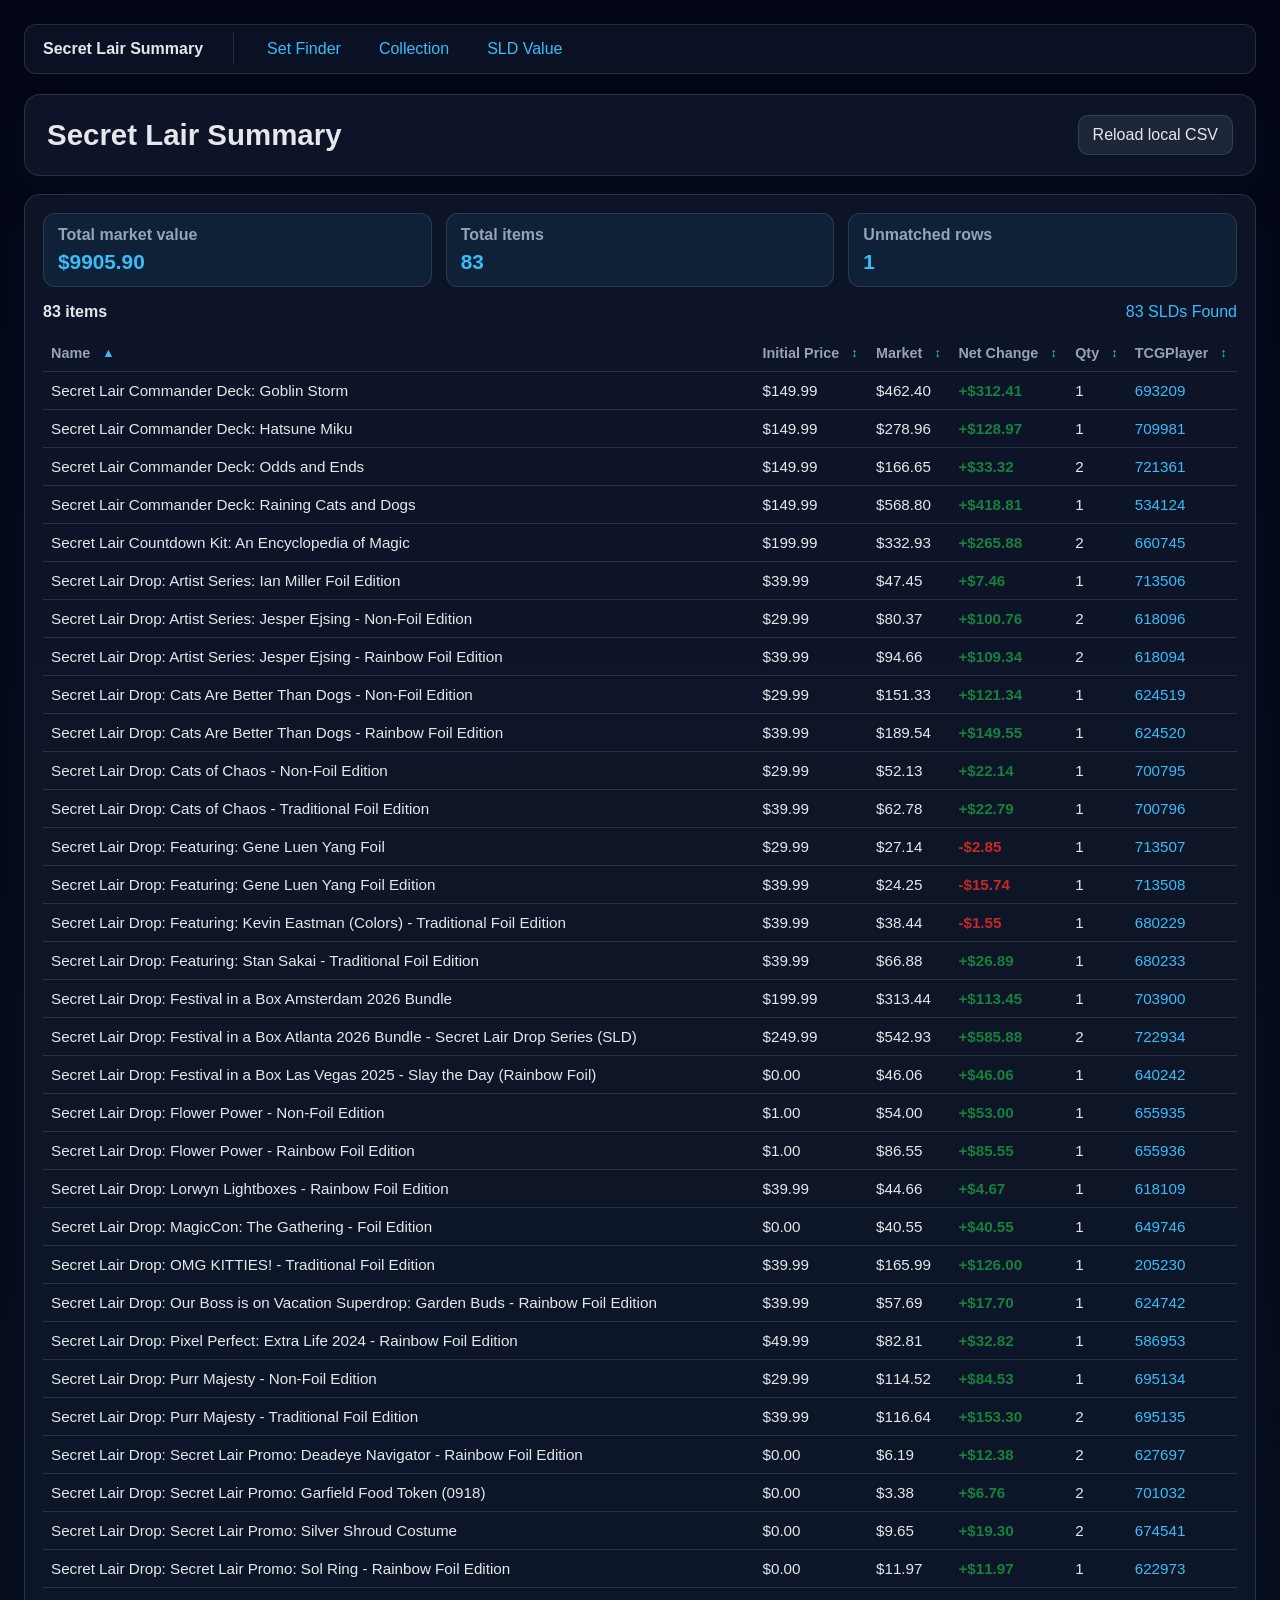
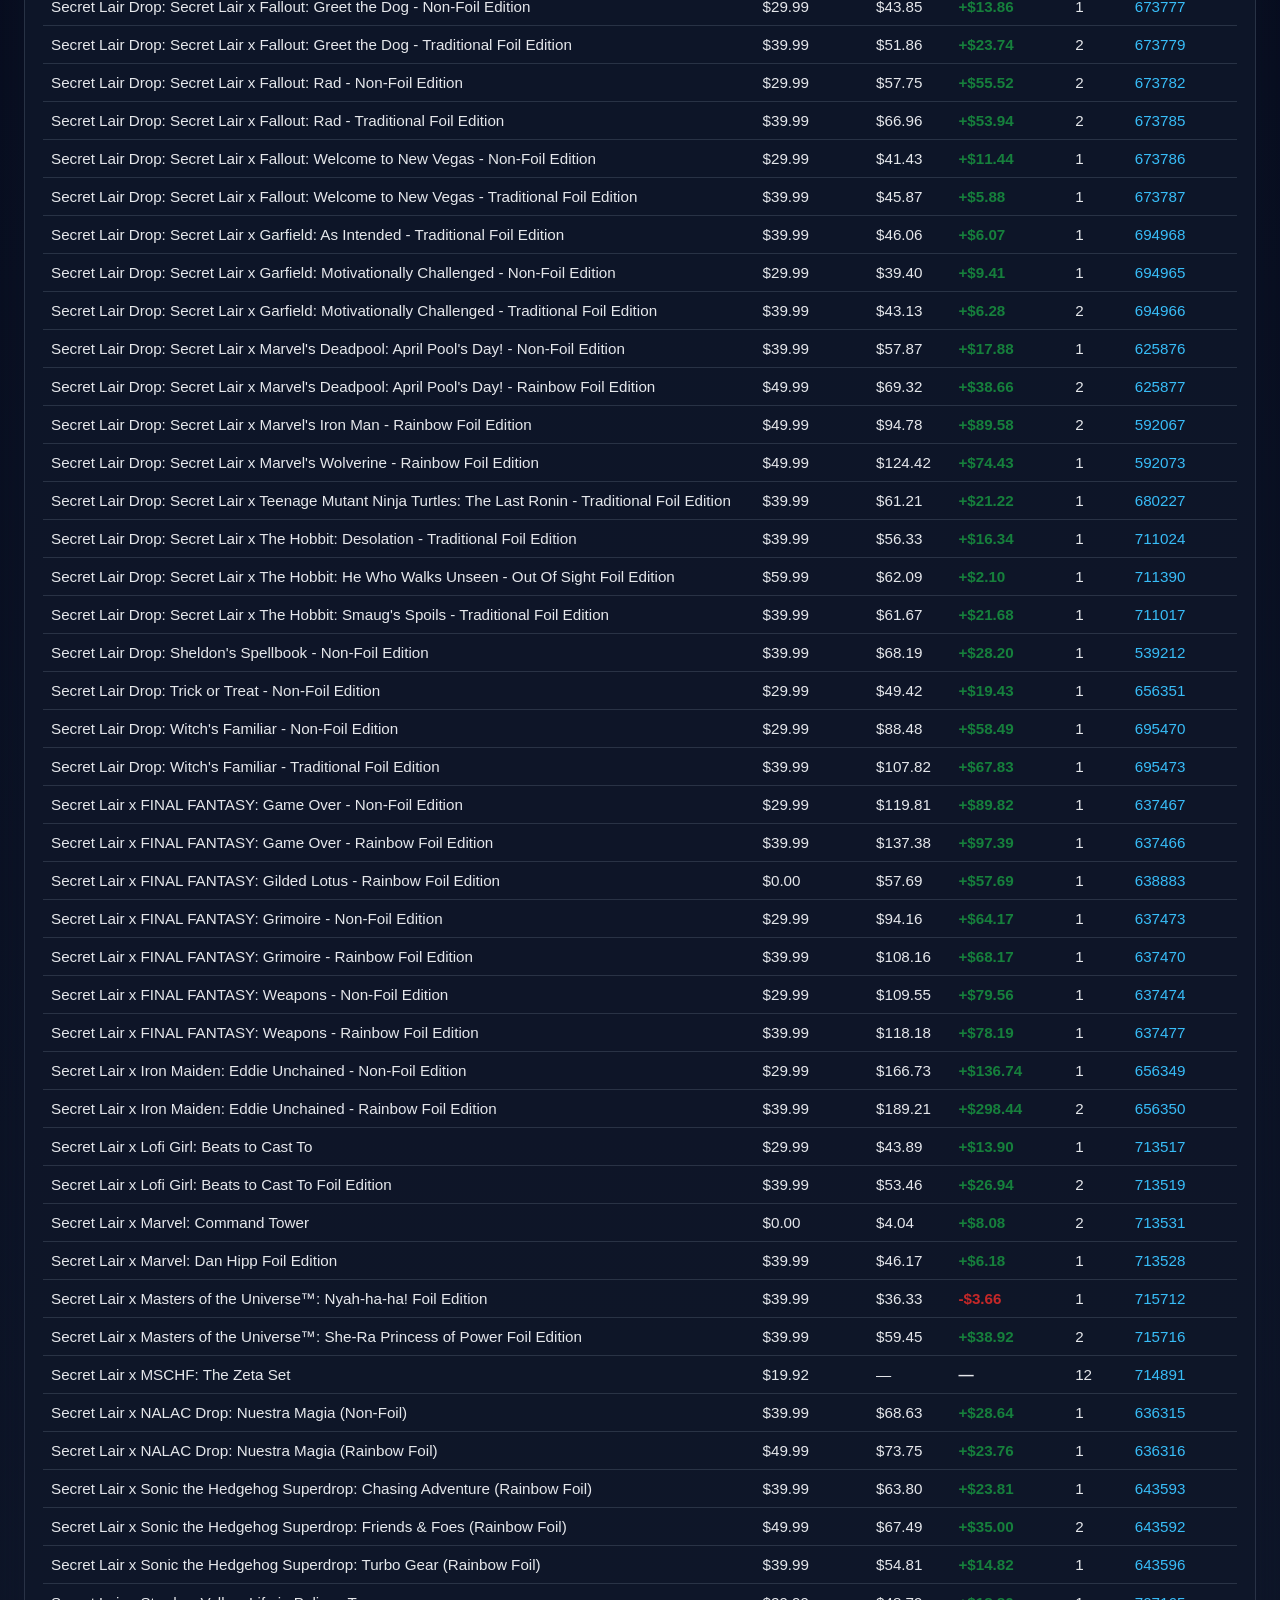
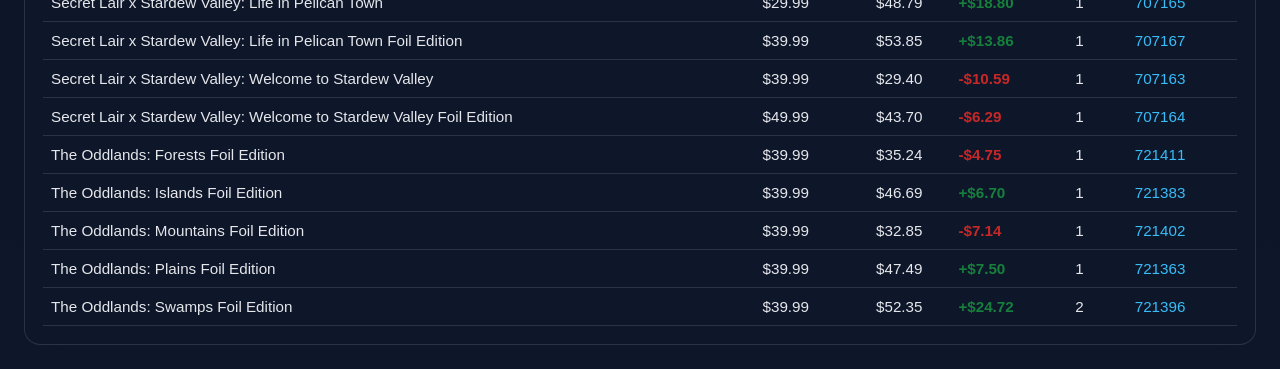
<file: index.html>
<!doctype html>
<html lang="en">
  <head>
    <meta charset="utf-8" />
    <meta name="viewport" content="width=device-width, initial-scale=1" />
    <title>SLD Collection</title>

    <link rel="stylesheet" href="styles.css?v=6" />
    <link rel="icon" type="image/png" href="logo.png" />
  </head>

  <body>
    <main class="page-shell">
      <nav class="site-nav" aria-label="Primary navigation">
        <a class="site-brand" href="index.html" aria-current="page">Secret Lair Summary</a>
        <div class="site-nav-links">
          <a href="set-finder.html">Set Finder</a>
          <a href="collection.html">Collection</a>
          <a href="sld-value.html">SLD Value</a>
        </div>
      </nav>
      <header class="page-header">
        <div>
          <h1>Secret Lair Summary</h1>
        </div>

        <div class="controls">
          <button id="refreshButton" type="button">
            Reload local CSV
          </button>
        </div>
      </header>

      <section class="results-card">
        <div class="summary-row">
          <div class="summary-stat">
            <strong>Total market value</strong>
            <div id="totalValue" class="summary-total">$0.00</div>
          </div>

          <div class="summary-stat">
            <strong>Total items</strong>
            <div id="summaryCount" class="summary-total">0</div>
          </div>

          <div class="summary-stat hidden" id="unmatchedRowsStat">
            <strong>Unmatched rows</strong>
            <div id="unmatchedRows" class="summary-total">0</div>
          </div>
        </div>

        <div class="table-toolbar">
          <div>
            <strong id="resultCount">0 items</strong>
          </div>

          <div id="statusMessage" class="status-message">
            Loading CSV…
          </div>
        </div>

        <div class="table-wrap">
          <table>
            <thead>
              <tr>
                <th>
                  <button
                    type="button"
                    class="sort-button"
                    data-sort-key="name"
                  >
                    Name
                    <span class="sort-indicator">↕</span>
                  </button>
                </th>

                <th>
                  <button
                    type="button"
                    class="sort-button"
                    data-sort-key="initialPrice"
                  >
                    Initial Price
                    <span class="sort-indicator">↕</span>
                  </button>
                </th>

                <th>
                  <button
                    type="button"
                    class="sort-button"
                    data-sort-key="market"
                  >
                    Market
                    <span class="sort-indicator">↕</span>
                  </button>
                </th>

                <th>
                  <button
                    type="button"
                    class="sort-button"
                    data-sort-key="netChange"
                  >
                    Net Change
                    <span class="sort-indicator">↕</span>
                  </button>
                </th>

                <th>
                  <button
                    type="button"
                    class="sort-button"
                    data-sort-key="quantity"
                  >
                    Qty
                    <span class="sort-indicator">↕</span>
                  </button>
                </th>

                <th>
                  <button
                    type="button"
                    class="sort-button"
                    data-sort-key="tcgplayer_id"
                  >
                    TCGPlayer
                    <span class="sort-indicator">↕</span>
                  </button>
                </th>
              </tr>
            </thead>

            <tbody id="resultsBody"></tbody>
          </table>
        </div>
      </section>
    </main>

    <script src="app.js?v=3"></script>
  </body>
</html>
</file>
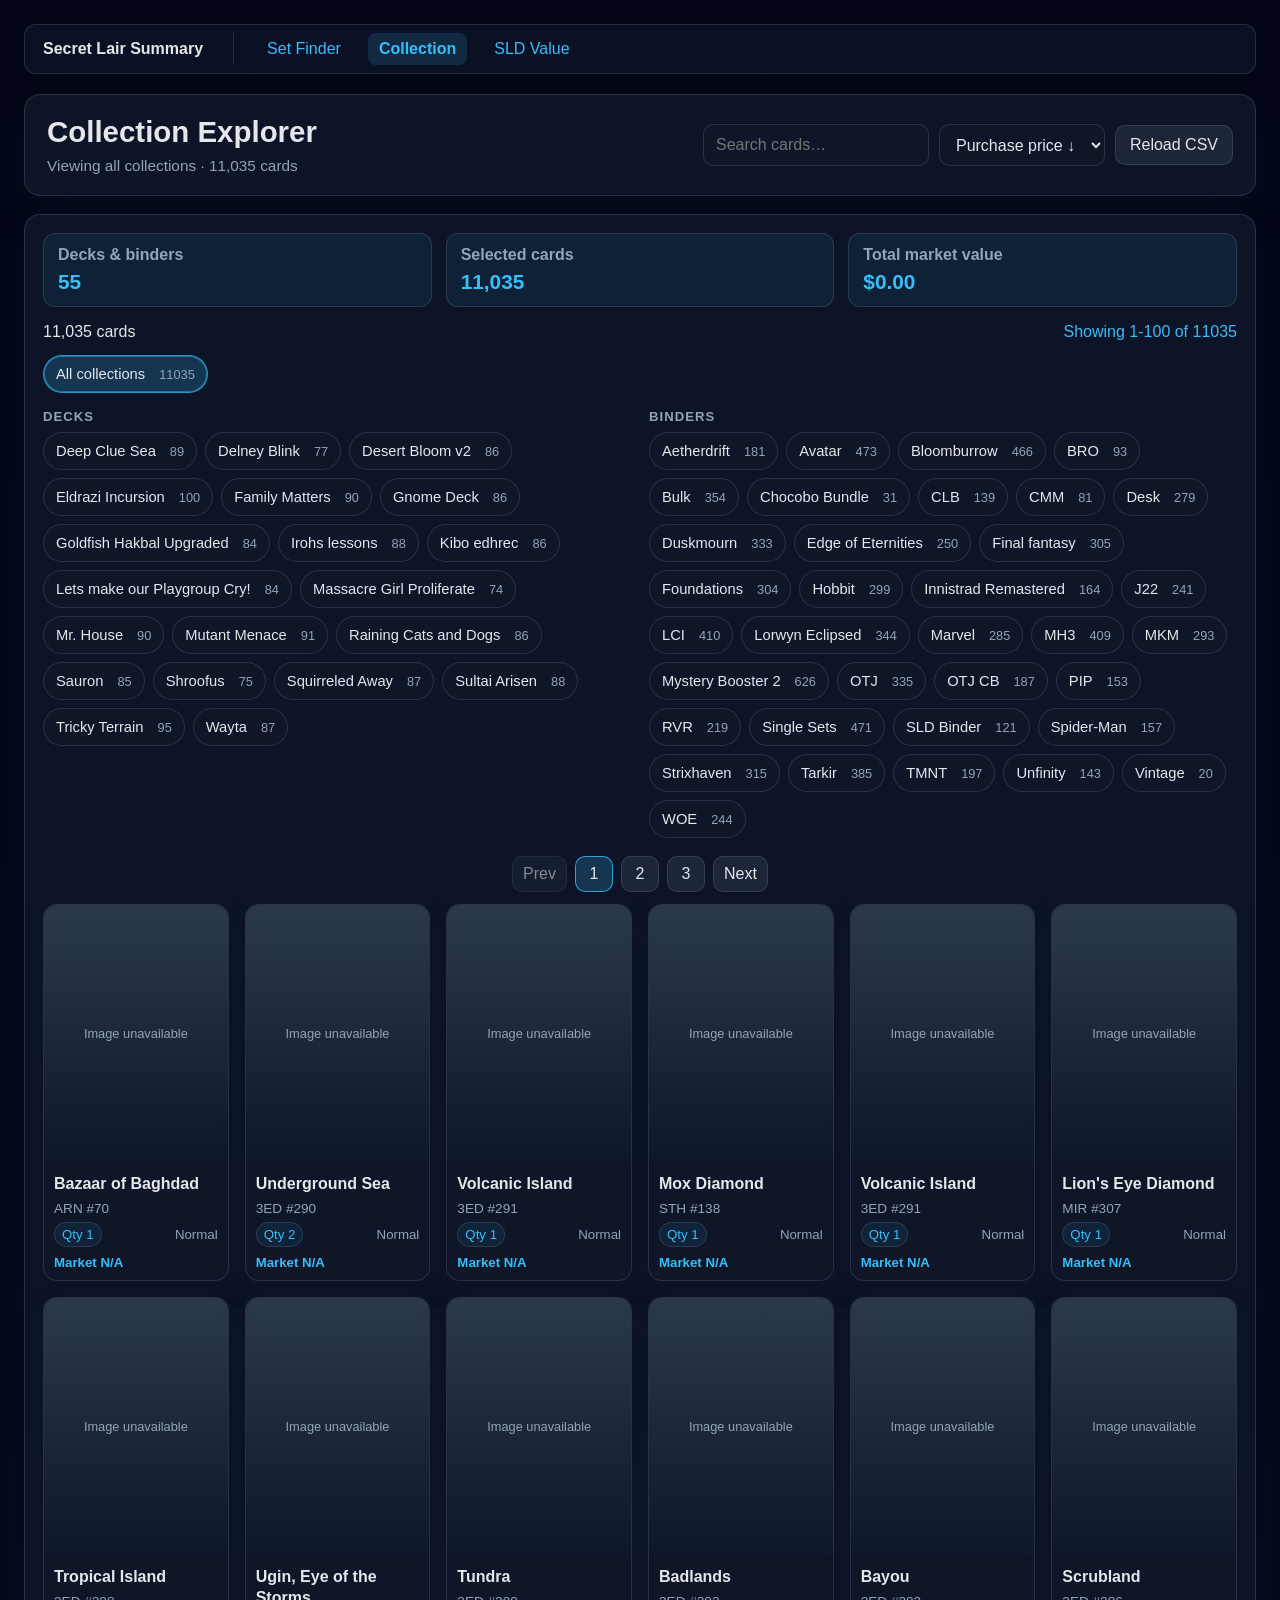
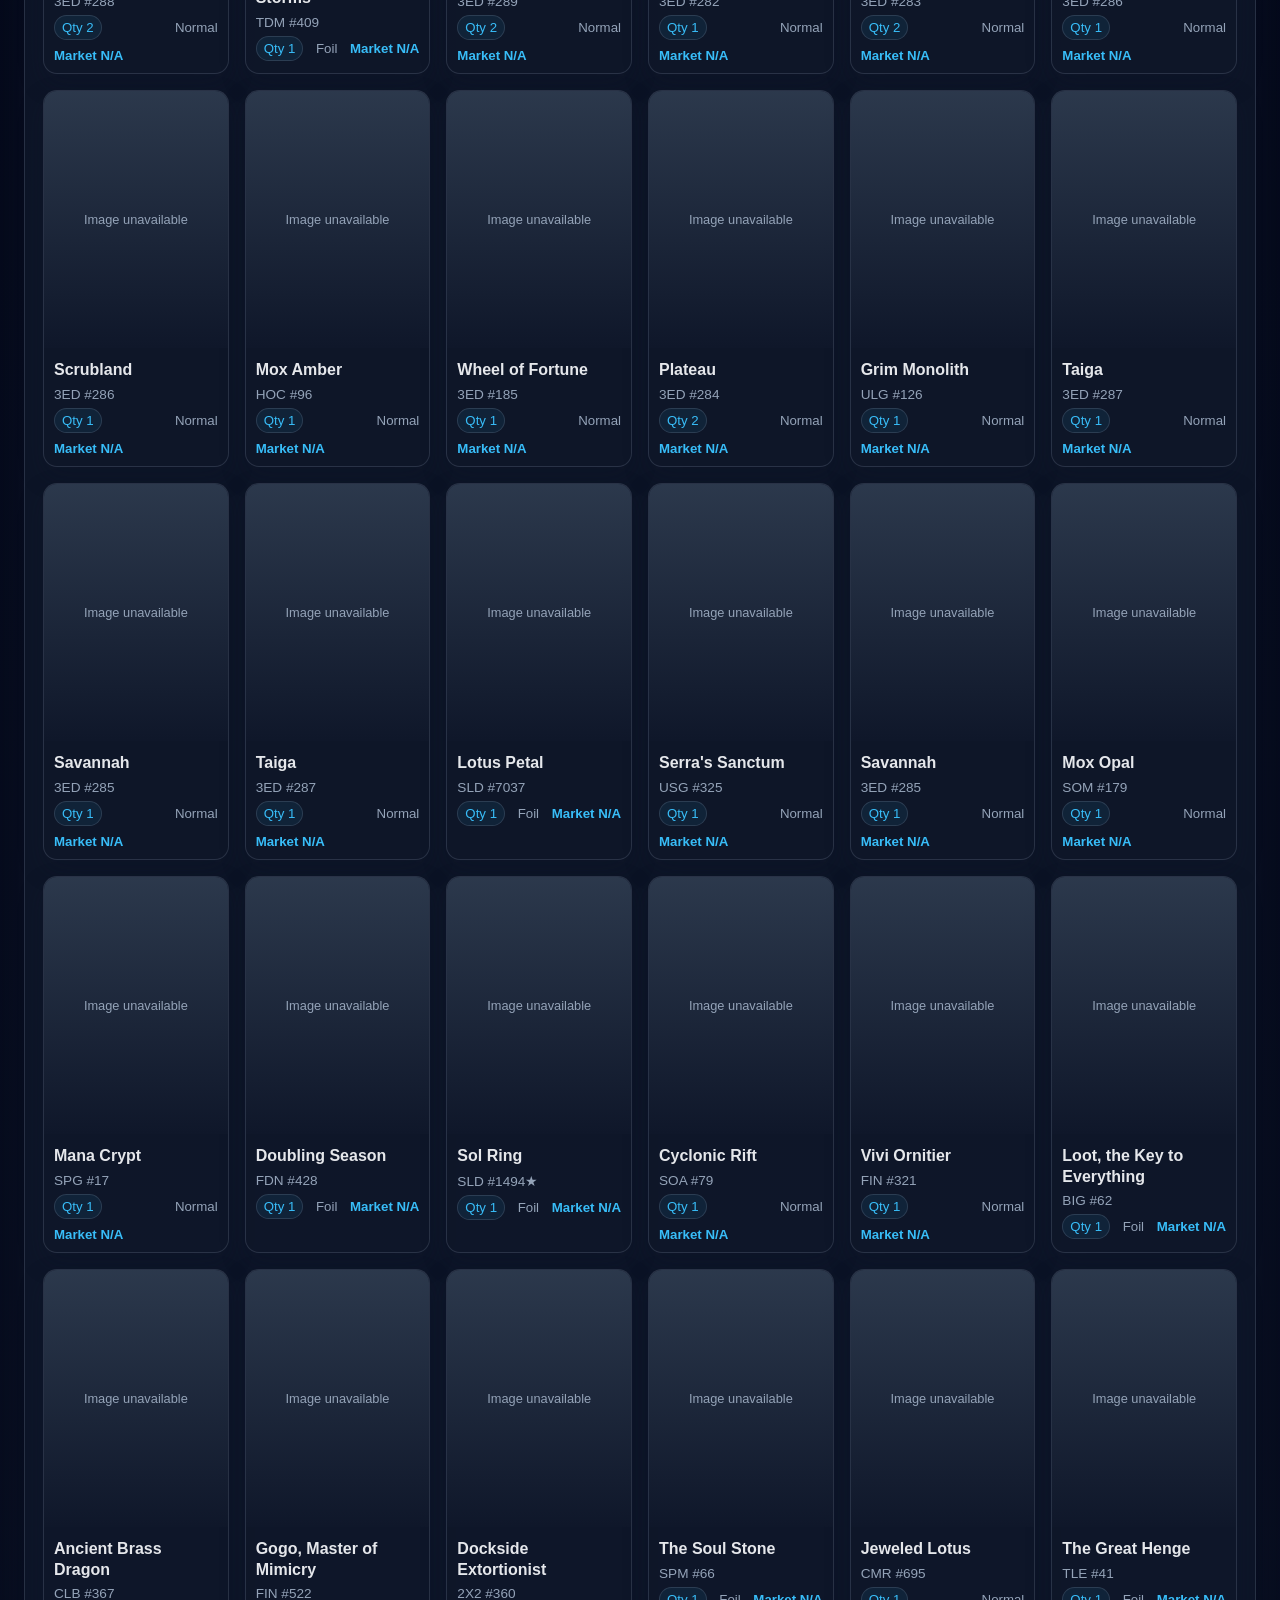
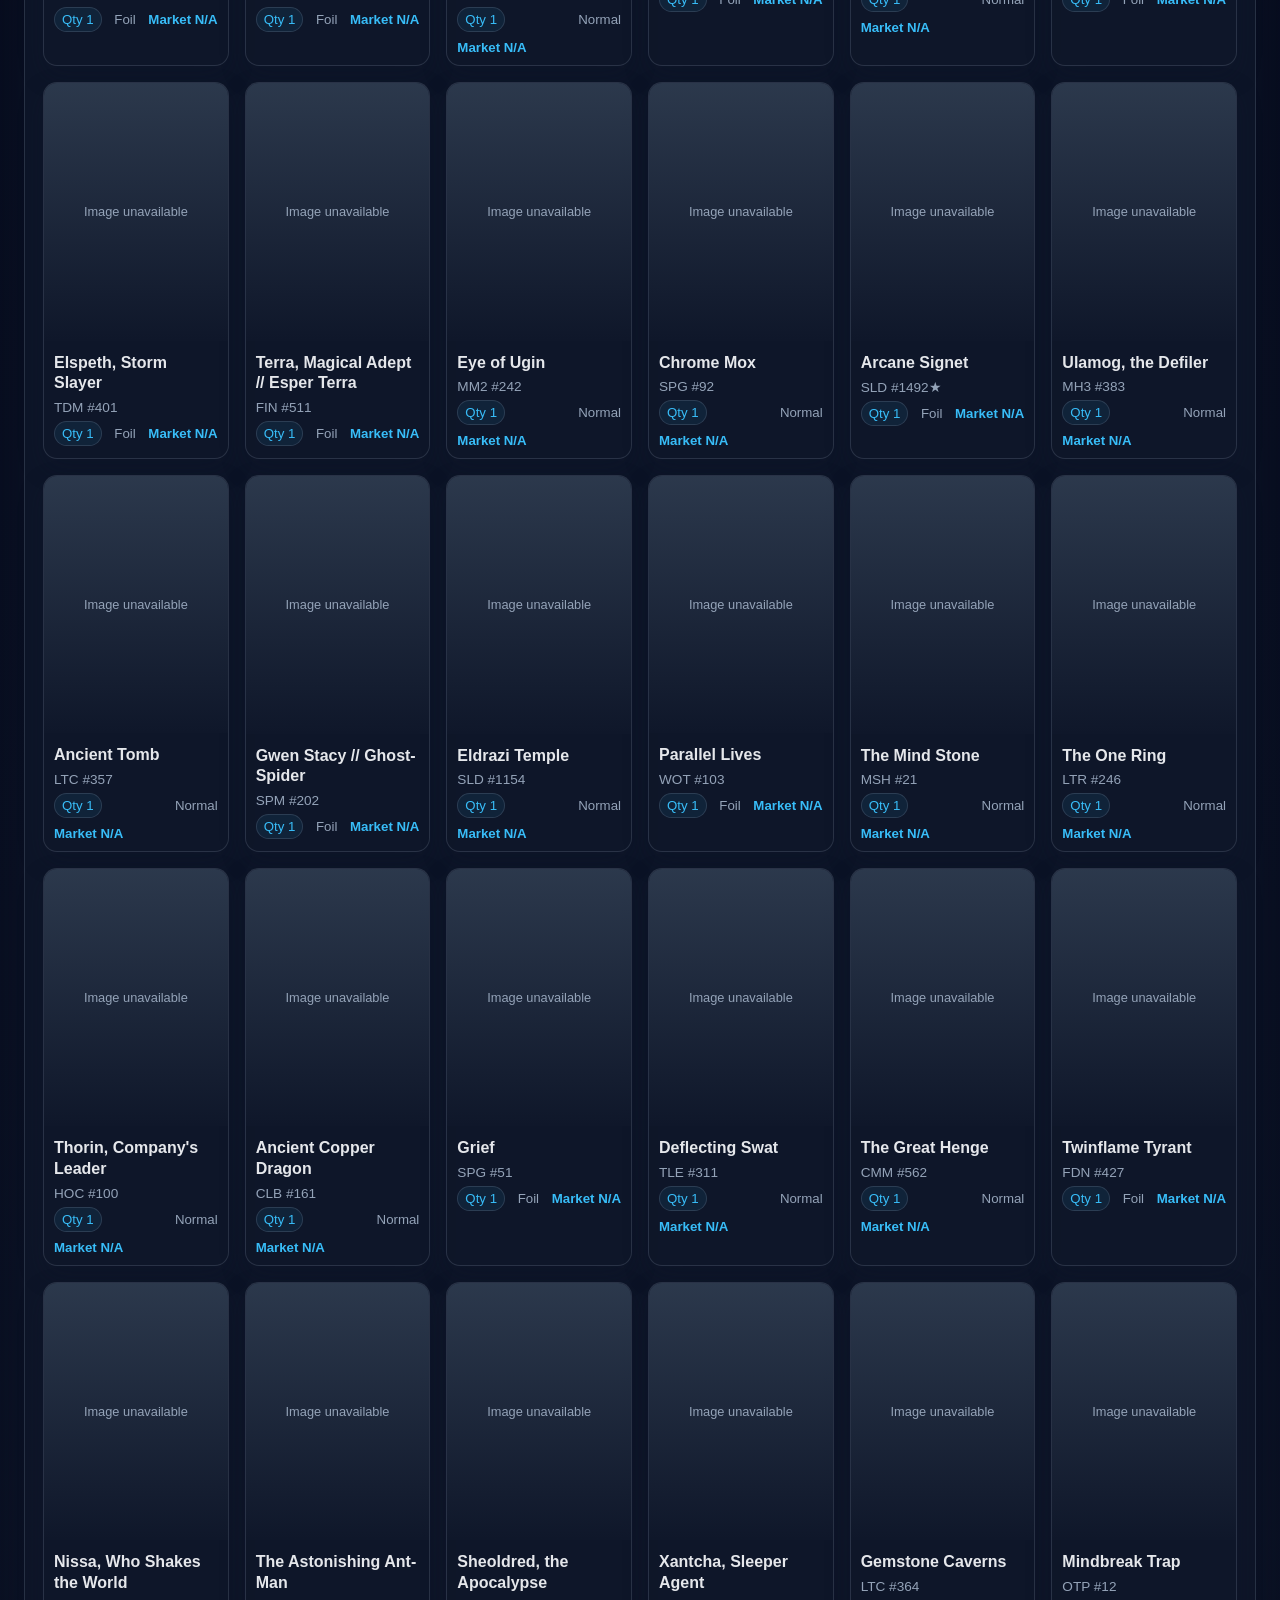
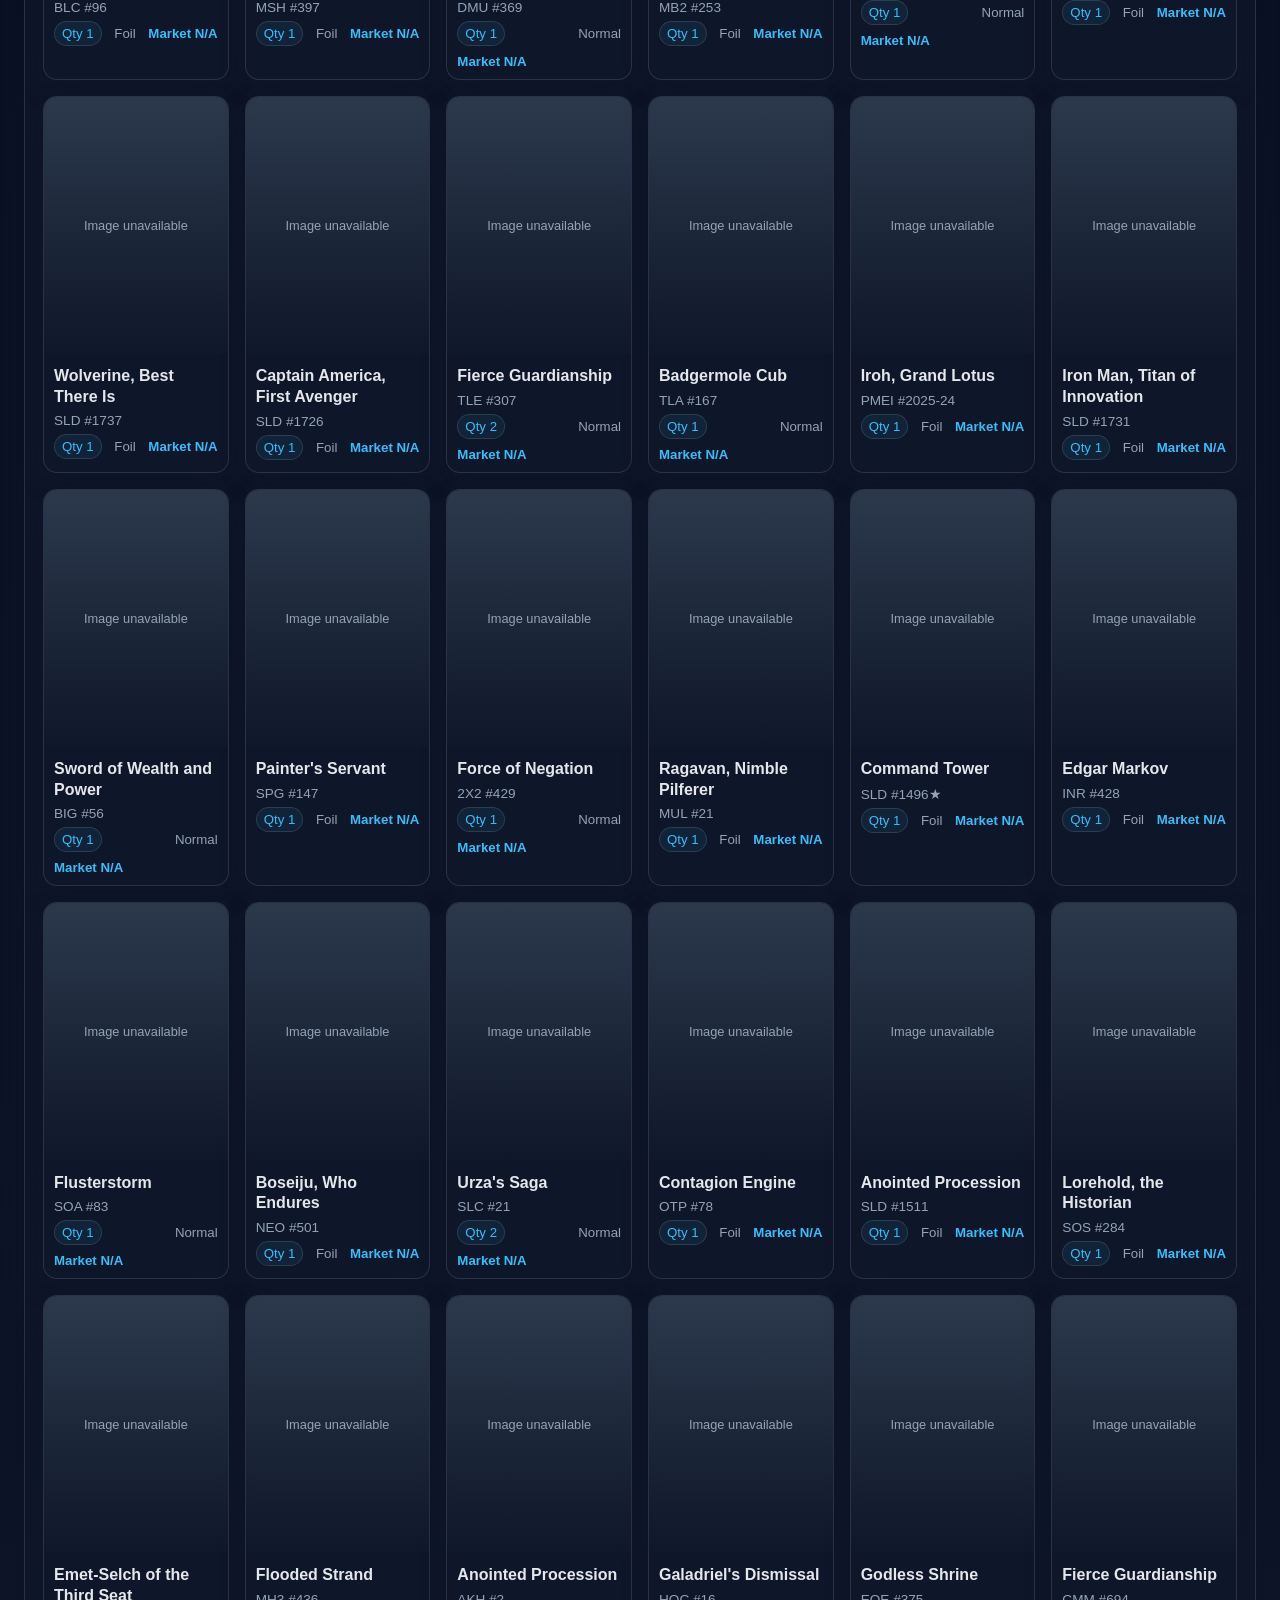
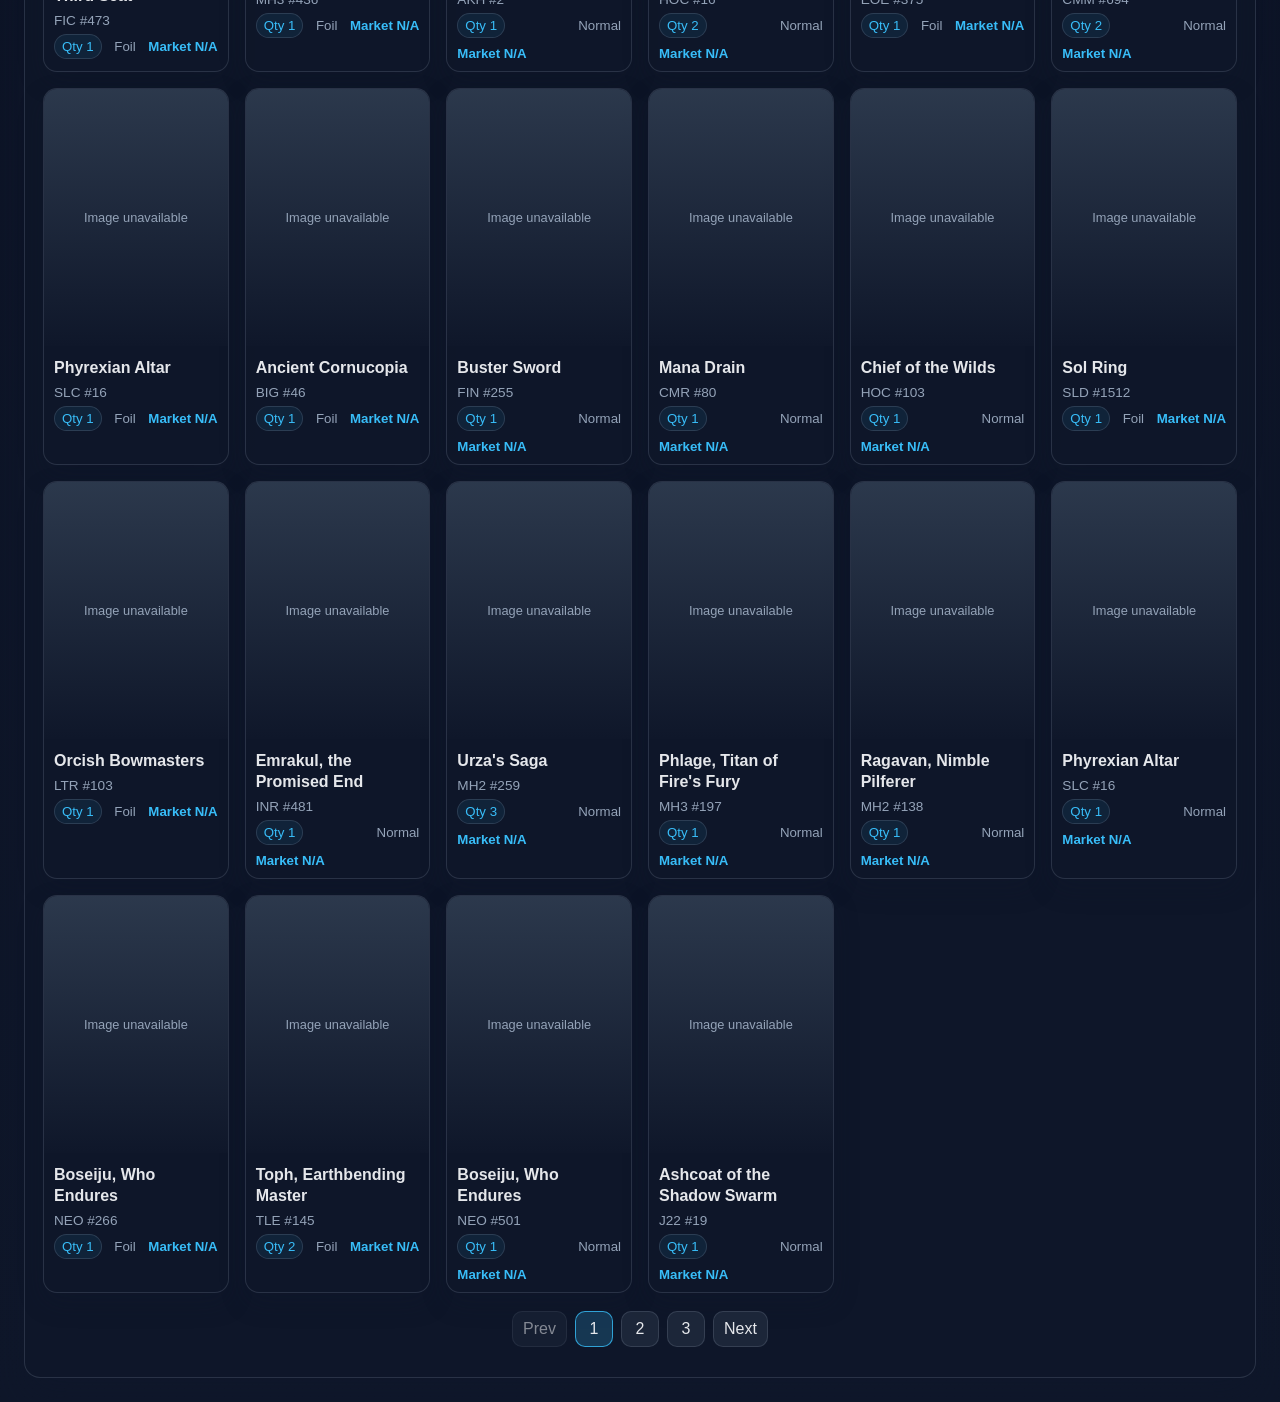
<file: collection.html>
<!doctype html>
<html lang="en">
  <head>
    <meta charset="utf-8" />
    <meta name="viewport" content="width=device-width, initial-scale=1" />
    <title>Collection Explorer</title>
    <link rel="stylesheet" href="styles.css?v=6" />
  </head>

  <body>
    <main class="page-shell">
      <nav class="site-nav" aria-label="Primary navigation">
        <a class="site-brand" href="index.html">Secret Lair Summary</a>
        <div class="site-nav-links">
          <a href="set-finder.html">Set Finder</a>
          <a href="collection.html" aria-current="page">Collection</a>
          <a href="sld-value.html">SLD Value</a>
        </div>
      </nav>

      <header class="page-header">
        <div>
          <h1>Collection Explorer</h1>
          <div id="collectionHeadline" class="header-subtitle">Loading collection…</div>
        </div>

        <div class="controls">
          <input id="collectionSearch" class="toolbar-input" type="search" placeholder="Search cards…" aria-label="Search cards" />

          <select id="purchaseSort" class="toolbar-select" aria-label="Sort by purchase price">
            <option value="desc">Purchase price ↓</option>
            <option value="asc">Purchase price ↑</option>
          </select>

          <button id="refreshCollectionButton" type="button">Reload CSV</button>
        </div>
      </header>

      <section class="results-card">
        <div class="summary-row">
          <div class="summary-stat">
            <strong>Decks &amp; binders</strong>
            <div id="binderCount" class="summary-total">0</div>
          </div>

          <div class="summary-stat">
            <strong>Selected cards</strong>
            <div id="selectedCount" class="summary-total">0</div>
          </div>          
          <div class="summary-stat">
            <strong>Total market value</strong>
            <div id="marketTotal" class="summary-total">$0.00</div>
          </div>
        </div>

        <div class="table-toolbar">
          <div id="resultSummary">0 cards</div>
          <div id="collectionStatus" class="status-message">Loading CSV…</div>
        </div>

        <div class="binder-toolbar">
          <button id="allCollectionsTab" type="button" class="binder-tab active">All collections <span class="count">0</span></button>
          <div class="collection-groups">
            <div class="collection-group">
              <h3>Decks</h3>
              <div id="deckTabs" class="binder-tabs" aria-label="Deck selection"></div>
            </div>
            <div class="collection-group">
              <h3>Binders</h3>
              <div id="binderTabs" class="binder-tabs" aria-label="Binder selection"></div>
            </div>
          </div>
        </div>

        <div id="paginationTop" class="pagination" aria-label="Pagination"></div>

        <div id="cardGrid" class="card-grid" aria-live="polite"></div>

        <div id="paginationBottom" class="pagination" aria-label="Pagination"></div>
      </section>
    </main>

    <script>
      (() => {
        const PAGE_SIZE = 100;
        const DB_NAME = "mtg-set-finder";
        const DB_VERSION = 4;
        const CARD_STORE = "cards";
        const META_STORE = "meta";
        const CACHE_META_KEY = "activeBulkCache";

        let dbPromise = null;
        let allRows = [];
        let deckMap = new Map();
        let binderMap = new Map();
        let selectedBinder = "all";
        let selectedCollectionType = "all";
        let currentPage = 1;
        let purchaseSortDirection = "desc";
        let marketTotalRequest = 0;

        const binderTabs = document.getElementById("binderTabs");
        const cardGrid = document.getElementById("cardGrid");
        const resultSummary = document.getElementById("resultSummary");
        const binderCount = document.getElementById("binderCount");
        const selectedCount = document.getElementById("selectedCount");
        const marketTotal = document.getElementById("marketTotal");
        const collectionStatus = document.getElementById("collectionStatus");
        const collectionHeadline = document.getElementById("collectionHeadline");
        const paginationTop = document.getElementById("paginationTop");
        const paginationBottom = document.getElementById("paginationBottom");
        const refreshButton = document.getElementById("refreshCollectionButton");
        const collectionSearch = document.getElementById("collectionSearch");
        const purchaseSort = document.getElementById("purchaseSort");
        const allCollectionsTab = document.getElementById("allCollectionsTab");
        const deckTabs = document.getElementById("deckTabs");

        function normalizeCardName(value) {
          return String(value || "")
            .normalize("NFKC")
            .trim()
            .toLowerCase();
        }

        function parseCsvLine(line) {
          const values = [];
          let current = "";
          let inQuotes = false;

          for (let i = 0; i < line.length; i += 1) {
            const char = line[i];
            const next = line[i + 1];

            if (char === '"') {
              if (inQuotes && next === '"') {
                current += '"';
                i += 1;
              } else {
                inQuotes = !inQuotes;
              }
            } else if (char === "," && !inQuotes) {
              values.push(current.trim());
              current = "";
            } else {
              current += char;
            }
          }

          values.push(current.trim());
          return values;
        }

        function parseCsv(csvText) {
          const lines = csvText.split(/\r?\n/).filter(line => line.trim() !== "");

          if (lines.length < 2) {
            return [];
          }

          const headers = parseCsvLine(lines[0]);

          return lines.slice(1).map(line => {
            const values = parseCsvLine(line);
            const entry = {};

            headers.forEach((header, index) => {
              entry[header] = values[index] || "";
            });

            return entry;
          });
        }

        function openDatabase() {
          if (dbPromise) {
            return dbPromise;
          }

          dbPromise = new Promise((resolve, reject) => {
            const request = indexedDB.open(DB_NAME, DB_VERSION);

            request.onerror = () => reject(request.error);

            request.onupgradeneeded = event => {
              const db = event.target.result;

              if (db.objectStoreNames.contains(CARD_STORE)) {
                db.deleteObjectStore(CARD_STORE);
              }

              const cardStore = db.createObjectStore(CARD_STORE, { keyPath: "key" });
              cardStore.createIndex("cacheName", ["cacheId", "nameNorm"], { unique: false });
              cardStore.createIndex("cacheId", "cacheId", { unique: false });

              if (!db.objectStoreNames.contains(META_STORE)) {
                db.createObjectStore(META_STORE, { keyPath: "key" });
              }
            };

            request.onsuccess = () => resolve(request.result);
          });

          return dbPromise;
        }

        async function idbGetMeta(key) {
          const db = await openDatabase();

          return new Promise((resolve, reject) => {
            const tx = db.transaction(META_STORE, "readonly");
            const request = tx.objectStore(META_STORE).get(key);

            request.onsuccess = () => resolve(request.result || null);
            request.onerror = () => reject(request.error);
          });
        }

        async function idbPutMeta(value) {
          const db = await openDatabase();

          return new Promise((resolve, reject) => {
            const tx = db.transaction(META_STORE, "readwrite");
            tx.objectStore(META_STORE).put(value);
            tx.oncomplete = () => resolve();
            tx.onerror = () => reject(tx.error);
          });
        }

        async function putCardBatch(cards) {
          if (!cards || cards.length === 0) {
            return;
          }

          const db = await openDatabase();

          return new Promise((resolve, reject) => {
            const tx = db.transaction(CARD_STORE, "readwrite");
            const store = tx.objectStore(CARD_STORE);

            for (const card of cards) {
              store.put(card);
            }

            tx.oncomplete = () => resolve();
            tx.onerror = () => reject(tx.error);
          });
        }

        async function getCardsByName(cacheId, cardName) {
          const db = await openDatabase();
          const normalized = normalizeCardName(cardName);

          return new Promise((resolve, reject) => {
            const tx = db.transaction(CARD_STORE, "readonly");
            const index = tx.objectStore(CARD_STORE).index("cacheName");
            const request = index.getAll(IDBKeyRange.only([cacheId, normalized]));

            request.onsuccess = () => resolve(request.result || []);
            request.onerror = () => reject(request.error);
          });
        }

        function getCardLookupNames(card) {
          const names = new Set();
          if (card && card.name) {
            names.add(card.name.trim());
          }

          if (Array.isArray(card?.card_faces)) {
            for (const face of card.card_faces) {
              if (face?.name) {
                names.add(face.name.trim());
              }
            }
          }

          if (card?.name?.includes("//")) {
            for (const part of card.name.split("//")) {
              const trimmed = part.trim();
              if (trimmed) {
                names.add(trimmed);
              }
            }
          }

          return [...names].filter(Boolean);
        }

        function getImageUris(card) {
          if (card && card.image_uris) {
            return card.image_uris;
          }

          if (card && Array.isArray(card.card_faces)) {
            for (const face of card.card_faces) {
              if (face && face.image_uris) {
                return face.image_uris;
              }
            }
          }

          return {};
        }

        function compactBulkCard(card, cacheId) {
          if (!card || !card.id || !card.name || !card.set) {
            return [];
          }

          const images = getImageUris(card);
          const lookupNames = getCardLookupNames(card);

          return lookupNames.map(lookupName => {
            const nameNorm = normalizeCardName(lookupName);
            return {
              key: `${cacheId}:${card.id}:${nameNorm}`,
              cacheId,
              id: card.id,
              name: card.name,
              lookupName,
              nameNorm,
              set: card.set,
              setName: card.set_name || card.set,
              setType: card.set_type || "",
              games: Array.isArray(card.games) ? card.games : [],
              digital: Boolean(card.digital),
              promo: Boolean(card.promo),
              prices: {
                usd: card.prices?.usd ?? null,
                usdFoil: card.prices?.usd_foil ?? null,
                usdEtched: card.prices?.usd_etched ?? null,
              },
              finishes: card.finishes || [],
              collectorNumber: card.collector_number || "",
              rarity: card.rarity || "",
              releasedAt: card.released_at || "",
              scryfallUri: card.scryfall_uri || "",
              imageSmall: images.small || images.thumb || "",
              imageNormal: images.normal || images.grid || images.small || images.thumb || "",
            };
          });
        }

        async function refreshBulkDatabase() {
          const metaResponse = await fetch("https://api.scryfall.com/bulk-data/default_cards");
          if (!metaResponse.ok) {
            throw new Error(`Unable to retrieve Scryfall bulk metadata (${metaResponse.status}).`);
          }

          const bulkMeta = await metaResponse.json();
          const downloadUri = bulkMeta.jsonl_download_uri || bulkMeta.download_uri;
          if (!downloadUri) {
            throw new Error("Scryfall did not return a bulk download URI.");
          }

          const cacheId = [bulkMeta.id, bulkMeta.updated_at].filter(Boolean).join("|");

          collectionStatus.textContent = "Downloading local Scryfall database…";

          const response = await fetch(downloadUri);
          if (!response.ok) {
            throw new Error(`Bulk download failed (${response.status}).`);
          }

          if (!response.body || typeof DecompressionStream === "undefined") {
            throw new Error("This browser cannot stream the Scryfall database.");
          }

          const compressedStream = response.body.pipeThrough(new DecompressionStream("gzip"));
          const reader = compressedStream.getReader();
          const decoder = new TextDecoder();
          let textBuffer = "";
          let batch = [];
          let importedCards = 0;

          while (true) {
            const { done, value } = await reader.read();
            if (done) {
              break;
            }
            textBuffer += decoder.decode(value, { stream: true });

            let newlineIndex;
            while ((newlineIndex = textBuffer.indexOf("\n")) !== -1) {
              const line = textBuffer.slice(0, newlineIndex).trim();
              textBuffer = textBuffer.slice(newlineIndex + 1);
              if (!line) {
                continue;
              }

              try {
                const card = JSON.parse(line);
                const compactRecords = compactBulkCard(card, cacheId);
                if (compactRecords.length > 0) {
                  batch.push(...compactRecords);
                }
              } catch (error) {
                console.warn("Skipping malformed bulk-data line.", error);
              }

              if (batch.length >= 750) {
                await putCardBatch(batch);
                importedCards += batch.length;
                batch = [];
                collectionStatus.textContent = `Indexing local Scryfall data… ${importedCards.toLocaleString()} printings`;
              }
            }
          }

          if (textBuffer.trim()) {
            try {
              const card = JSON.parse(textBuffer.trim());
              const compactRecords = compactBulkCard(card, cacheId);
              if (compactRecords.length > 0) {
                batch.push(...compactRecords);
              }
            } catch (error) {
              console.warn("Unable to parse final bulk-data line.", error);
            }
          }

          if (batch.length > 0) {
            await putCardBatch(batch);
            importedCards += batch.length;
          }

          await idbPutMeta({
            key: CACHE_META_KEY,
            cacheId,
            bulkId: bulkMeta.id,
            updatedAt: bulkMeta.updated_at,
            importedAt: new Date().toISOString(),
            cardCount: importedCards,
            downloadUri,
          });

          collectionStatus.textContent = `Local Scryfall cache ready: ${importedCards.toLocaleString()} printings.`;
          return;
        }

        async function ensureBulkDatabase() {
          const meta = await idbGetMeta(CACHE_META_KEY).catch(() => null);
          if (meta && meta.cacheId) {
            return meta;
          }

          await refreshBulkDatabase();
          const refreshed = await idbGetMeta(CACHE_META_KEY).catch(() => null);
          if (!refreshed || !refreshed.cacheId) {
            throw new Error("The local Scryfall database could not be created.");
          }
          return refreshed;
        }

        function buildBinderMap(rows, collectionType) {
          const map = new Map();

          for (const row of rows) {
            const rowType = String(row["Binder Type"] || "binder").trim().toLowerCase() === "deck" ? "deck" : "binder";
            if (rowType !== collectionType) {
              continue;
            }

            const binderName = (row["Binder Name"] || "Unassigned").trim() || "Unassigned";
            if (!map.has(binderName)) {
              map.set(binderName, []);
            }
            map.get(binderName).push(row);
          }

          return new Map([...map.entries()].sort((a, b) => a[0].localeCompare(b[0], undefined, { sensitivity: "base" })));
        }

        function getPurchasePrice(row) {
          const raw = String(row["Purchase price"] || "").trim();
          if (!raw) {
            return 0;
          }

          const numeric = Number.parseFloat(raw.replace(/[^0-9.-]/g, ""));
          return Number.isFinite(numeric) ? numeric : 0;
        }

        function getSelectedRows() {
          const selectedMap = selectedCollectionType === "deck" ? deckMap : binderMap;
          let rows = selectedCollectionType === "all" ? allRows : (selectedMap.get(selectedBinder) || []);

          const searchValue = normalizeCardName(collectionSearch.value || "");
          if (searchValue) {
            rows = rows.filter(row => {
              const haystack = [
                row["Name"],
                row["Set code"],
                row["Set name"],
                row["Binder Name"],
                row["Rarity"],
                row["Foil"],
                row["Collector number"]
              ]
                .filter(Boolean)
                .join(" ")
                .toLowerCase();

              return haystack.includes(searchValue);
            });
          }

          rows = [...rows].sort((left, right) => {
            const leftPrice = getPurchasePrice(left);
            const rightPrice = getPurchasePrice(right);
            const difference = leftPrice - rightPrice;
            return purchaseSortDirection === "asc" ? difference : -difference;
          });

          return rows;
        }

        async function updateMarketTotal(rows) {
          const requestId = ++marketTotalRequest;
          marketTotal.textContent = "Calculating…";

          const details = await Promise.all(rows.map(row => resolveCardDetails(row)));
          if (requestId !== marketTotalRequest) {
            return;
          }

          const total = details.reduce((sum, detail, index) => {
            const quantity = Number.parseFloat(rows[index].Quantity) || 1;
            return sum + (detail.marketPrice || 0) * quantity;
          }, 0);

          marketTotal.textContent = `$${total.toFixed(2)}`;
        }

        function renderPagination(totalCards) {
          const totalPages = Math.max(1, Math.ceil(totalCards / PAGE_SIZE));
          currentPage = Math.min(currentPage, totalPages);

          const createPageButton = (page, label, isSelected, isDisabled) => {
            const button = document.createElement("button");
            button.type = "button";
            button.textContent = label;
            button.className = "page-button" + (isSelected ? " current" : "");
            button.disabled = isDisabled;
            button.addEventListener("click", () => {
              currentPage = page;
              renderCollection();
            });
            return button;
          };

          const renderInto = container => {
            container.innerHTML = "";

            if (totalCards <= PAGE_SIZE) {
              return;
            }

            const prevButton = createPageButton(Math.max(1, currentPage - 1), "Prev", false, currentPage === 1);
            container.appendChild(prevButton);

            const first = Math.max(1, currentPage - 2);
            const last = Math.min(totalPages, currentPage + 2);

            for (let page = first; page <= last; page += 1) {
              const button = createPageButton(page, String(page), page === currentPage, false);
              container.appendChild(button);
            }

            const nextButton = createPageButton(Math.min(totalPages, currentPage + 1), "Next", false, currentPage === totalPages);
            container.appendChild(nextButton);
          };

          renderInto(paginationTop);
          renderInto(paginationBottom);
        }

        function renderBinderTabs() {
          const renderGroup = (container, collectionMap, collectionType) => {
            container.innerHTML = "";

            for (const [collectionName, rows] of collectionMap.entries()) {
              const button = document.createElement("button");
              button.type = "button";
              button.className = "binder-tab" + (selectedCollectionType === collectionType && selectedBinder === collectionName ? " active" : "");
              button.innerHTML = `${collectionName} <span class="count">${rows.length}</span>`;
              button.addEventListener("click", () => {
                selectedCollectionType = collectionType;
                selectedBinder = collectionName;
                currentPage = 1;
                renderCollection();
              });
              container.appendChild(button);
            }
          };

          allCollectionsTab.className = "binder-tab" + (selectedCollectionType === "all" ? " active" : "");
          allCollectionsTab.innerHTML = `All collections <span class="count">${allRows.length}</span>`;
          allCollectionsTab.onclick = () => {
            selectedCollectionType = "all";
            selectedBinder = "all";
            currentPage = 1;
            renderCollection();
          };

          renderGroup(deckTabs, deckMap, "deck");
          renderGroup(binderTabs, binderMap, "binder");
        }

        function getMarketPrice(printing, row) {
          if (!printing || !printing.prices) {
            return null;
          }

          const isFoil = String(row.Foil || "").trim().toLowerCase() === "foil";
          const rawPrice = isFoil
            ? (printing.prices.usdFoil ?? printing.prices.usd)
            : printing.prices.usd;
          const price = Number.parseFloat(rawPrice);

          return Number.isFinite(price) ? price : null;
        }

        async function resolveCardDetails(row) {
          const directId = String(row["Scryfall ID"] || "").trim();
          const cardName = String(row["Name"] || "").trim();

          if (!cardName && !directId) {
            return { image: "", marketPrice: null };
          }

          const meta = await idbGetMeta(CACHE_META_KEY).catch(() => null);

          if (meta && meta.cacheId) {
            const printings = await getCardsByName(meta.cacheId, cardName).catch(() => []);
            const normalizedName = normalizeCardName(cardName);
            const matchingPrinting = printings.find(printing => {
              if (directId && String(printing.id || "").toLowerCase() === directId.toLowerCase()) {
                return true;
              }

              const setCode = String(row["Set code"] || "").trim().toLowerCase();
              const collector = String(row["Collector number"] || "").trim();
              const matchesSet = String(printing.set || "").trim().toLowerCase() === setCode;
              const matchesCollector = !collector || String(printing.collectorNumber || "").trim() === collector;
              const matchesName = normalizeCardName(printing.name || "") === normalizedName || normalizeCardName(printing.lookupName || "") === normalizedName;
              return matchesSet && matchesCollector && matchesName;
            });

            const image = matchingPrinting ? matchingPrinting.imageNormal || matchingPrinting.imageSmall || "" : "";
            const marketPrice = getMarketPrice(matchingPrinting, row);

            if (image || marketPrice !== null) {
              return { image, marketPrice };
            }
          }

          if (directId) {
            return { image: `https://cards.scryfall.io/normal/front/${directId}.jpg`, marketPrice: null };
          }

          return { image: "", marketPrice: null };
        }

        function buildCardTile(row, cardDetails) {
          const tile = document.createElement("article");
          tile.className = "card-tile";

          const imageWrap = document.createElement("div");
          imageWrap.className = "card-image-wrap";

          if (cardDetails.image) {
            const image = document.createElement("img");
            image.alt = row["Name"] || "Card";
            image.loading = "lazy";
            image.src = cardDetails.image;
            image.onerror = () => {
              imageWrap.innerHTML = '<div class="no-image">Image unavailable</div>';
            };
            imageWrap.appendChild(image);
          } else {
            const placeholder = document.createElement("div");
            placeholder.className = "no-image";
            placeholder.textContent = "No image available";
            imageWrap.appendChild(placeholder);
          }

          const body = document.createElement("div");
          body.className = "card-body";

          const name = document.createElement("div");
          name.className = "card-name";
          name.textContent = row["Name"] || "Unknown card";

          const meta = document.createElement("div");
          meta.className = "card-meta";
          const setLabel = row["Set code"] ? row["Set code"] : "Unknown set";
          const collector = row["Collector number"] ? ` #${row["Collector number"]}` : "";
          meta.textContent = `${setLabel}${collector}`;

          const footer = document.createElement("div");
          footer.className = "card-footer";

          const quantityPill = document.createElement("span");
          quantityPill.className = "pill";
          quantityPill.textContent = `Qty ${row.Quantity || 1}`;

          const foilTag = document.createElement("span");
          foilTag.textContent = String(row.Foil || "").toLowerCase() === "foil" ? "Foil" : "Normal";

          const priceTag = document.createElement("span");
          priceTag.className = "market-price";
          priceTag.textContent = cardDetails.marketPrice === null
            ? "Market N/A"
            : `Market $${cardDetails.marketPrice.toFixed(2)}`;

          footer.appendChild(quantityPill);
          footer.appendChild(foilTag);
          footer.appendChild(priceTag);

          body.appendChild(name);
          body.appendChild(meta);
          body.appendChild(footer);

          tile.appendChild(imageWrap);
          tile.appendChild(body);

          return tile;
        }

        function renderCollection() {
          const rows = getSelectedRows();
          const totalCards = rows.length;

          renderBinderTabs();
          renderPagination(totalCards);

          const start = (currentPage - 1) * PAGE_SIZE;
          const pageRows = rows.slice(start, start + PAGE_SIZE);

          resultSummary.textContent = `${totalCards.toLocaleString()} card${totalCards === 1 ? "" : "s"}`;
          selectedCount.textContent = totalCards.toLocaleString();
          binderCount.textContent = (deckMap.size + binderMap.size).toLocaleString();
          updateMarketTotal(rows).catch(() => {
            marketTotal.textContent = "Market N/A";
          });

          if (selectedCollectionType === "all") {
            collectionHeadline.textContent = `Viewing all collections · ${totalCards.toLocaleString()} cards`;
          } else {
            const collectionLabel = selectedCollectionType === "deck" ? "Deck" : "Binder";
            collectionHeadline.textContent = `${collectionLabel}: ${selectedBinder} · ${totalCards.toLocaleString()} cards`;
          }

          cardGrid.innerHTML = "";

          if (pageRows.length === 0) {
            const empty = document.createElement("div");
            empty.className = "empty-state";
            empty.textContent = "No cards match the selected collection.";
            cardGrid.appendChild(empty);
            return;
          }

          const loadingText = document.createElement("div");
          loadingText.className = "empty-state";
          loadingText.textContent = "Loading card images…";
          cardGrid.appendChild(loadingText);

          const tilePromises = pageRows.map(async row => {
            const cardDetails = await resolveCardDetails(row);
            return buildCardTile(row, cardDetails);
          });

          Promise.all(tilePromises).then(tiles => {
            cardGrid.innerHTML = "";
            tiles.forEach(tile => cardGrid.appendChild(tile));
            collectionStatus.textContent = `Showing ${start + 1}-${Math.min(start + pageRows.length, totalCards)} of ${totalCards}`;
          }).catch(() => {
            cardGrid.innerHTML = "";
            pageRows.forEach(row => {
              cardGrid.appendChild(buildCardTile(row, { image: "", marketPrice: null }));
            });
            collectionStatus.textContent = "Loaded collection with placeholder image fallbacks.";
          });
        }

        async function loadCollectionCsv() {
          collectionStatus.textContent = "Loading CSV…";

          try {
            const response = await fetch("ManaBox_Collection.csv", { cache: "no-store" });

            if (!response.ok) {
              throw new Error(`Unable to load ManaBox_Collection.csv (${response.status})`);
            }

            const csvText = await response.text();
            const rows = parseCsv(csvText);

            allRows = rows.filter(row => String(row["Binder Name"] || "").trim());
            deckMap = buildBinderMap(allRows, "deck");
            binderMap = buildBinderMap(allRows, "binder");

            if (allRows.length === 0) {
              throw new Error("No rows were found in the collection CSV.");
            }

            try {
              await ensureBulkDatabase();
            } catch (error) {
              console.warn("Unable to load local Scryfall cache.", error);
              collectionStatus.textContent = "Local Scryfall cache unavailable; using Scryfall fallback URLs for card art.";
            }

            selectedBinder = "all";
            selectedCollectionType = "all";
            currentPage = 1;
            renderCollection();
            collectionStatus.textContent = `Loaded ${allRows.length.toLocaleString()} cards across ${(deckMap.size + binderMap.size).toLocaleString()} decks and binders.`;
          } catch (error) {
            console.error(error);
            collectionStatus.textContent = `CSV load failed: ${error.message}`;
            cardGrid.innerHTML = `<div class="empty-state">The collection CSV could not be loaded. Open this page from the project directory or make sure ManaBox_Collection.csv is present.</div>`;
          }
        }

        refreshButton.addEventListener("click", () => {
          currentPage = 1;
          loadCollectionCsv();
        });

        collectionSearch.addEventListener("input", () => {
          currentPage = 1;
          renderCollection();
        });

        purchaseSort.addEventListener("change", () => {
          purchaseSortDirection = purchaseSort.value;
          currentPage = 1;
          renderCollection();
        });

        document.addEventListener("DOMContentLoaded", () => {
          loadCollectionCsv();
        });
      })();
    </script>
  </body>
</html>
</file>
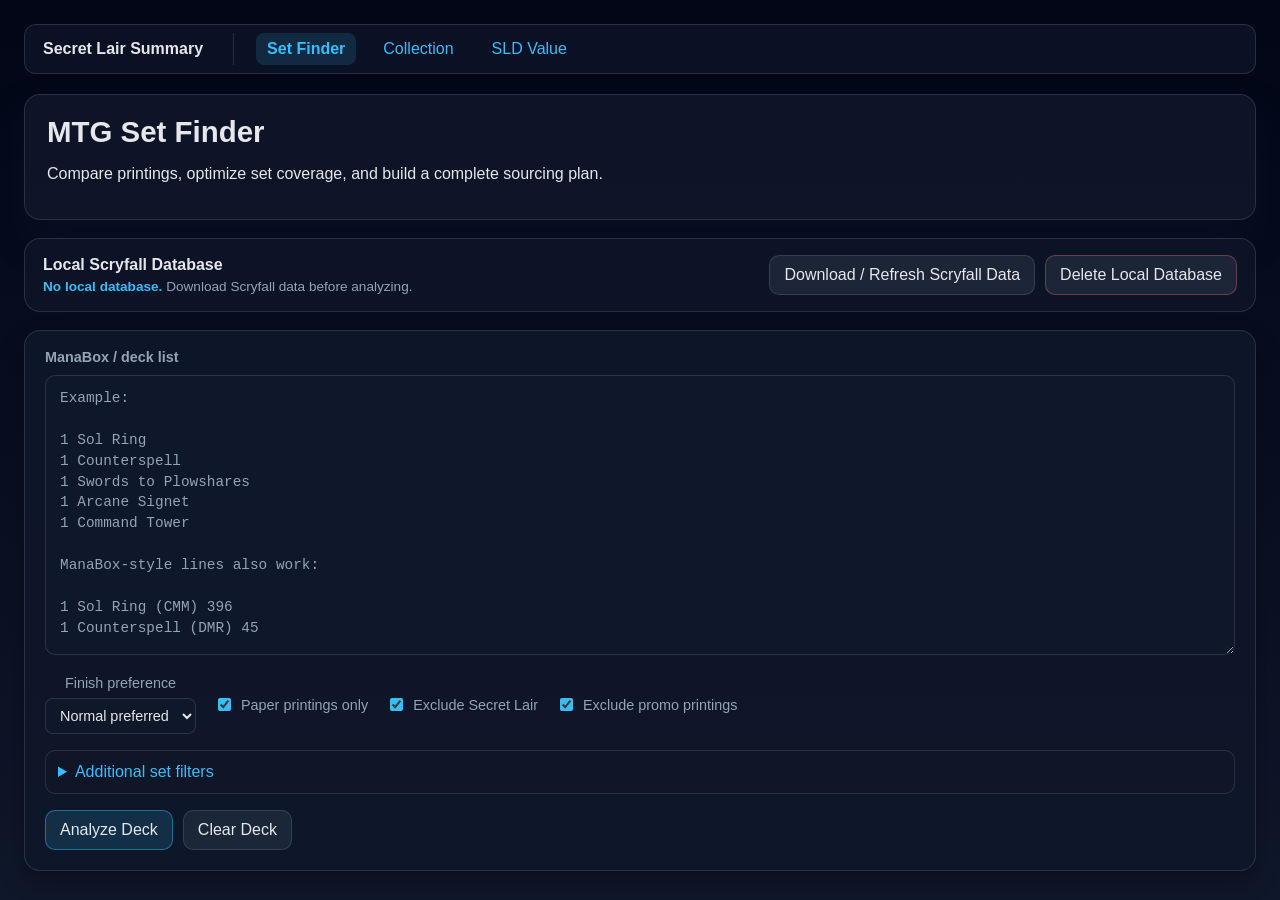
<file: set-finder.html>
<!doctype html>
<html lang="en">
  <head>
    <meta charset="utf-8" />

    <meta
      name="viewport"
      content="width=device-width, initial-scale=1"
    />

    <title>MTG Set Finder</title>
    <link rel="icon" type="image/png" href="logo.png" />
    <link
      rel="stylesheet"
      href="styles.css?v=6"
    />
  </head>

  <body>
    <main class="page-shell">
      <nav class="site-nav" aria-label="Primary navigation">
        <a class="site-brand" href="index.html">Secret Lair Summary</a>
        <div class="site-nav-links">
          <a href="set-finder.html" aria-current="page">Set Finder</a>
          <a href="collection.html">Collection</a>
          <a href="sld-value.html">SLD Value</a>
        </div>
      </nav>

      <header class="page-header">
        <div>
          <h1>
            MTG Set Finder
          </h1>

          <p>
            Compare printings, optimize set coverage,
            and build a complete sourcing plan.
          </p>
        </div>
      </header>


      <!-- ===================================================
           LOCAL SCRYFALL DATABASE
           =================================================== -->

      <section class="bulk-card">
        <div class="bulk-header">
          <div>
            <h2>
              Local Scryfall Database
            </h2>

            <div
              id="bulkStatus"
              class="bulk-status"
            >
              Checking local database…
            </div>
          </div>

          <div class="bulk-actions">
            <button
              id="refreshBulkButton"
              type="button"
            >
              Download / Refresh Scryfall Data
            </button>

            <button
              id="deleteBulkButton"
              type="button"
              class="danger-button"
            >
              Delete Local Database
            </button>
          </div>
        </div>

        <div
          id="bulkProgressArea"
          class="progress hidden"
        >
          <div
            id="bulkProgressMessage"
            class="status-message"
          >
            Preparing…
          </div>

          <div class="progress-bar">
            <div
              id="bulkProgressBar"
              class="progress-bar-fill"
            ></div>
          </div>
        </div>
      </section>


      <!-- ===================================================
           DECK INPUT
           =================================================== -->

      <section class="finder-card">
        <label for="cardInput">
          ManaBox / deck list
        </label>

        <textarea
          id="cardInput"
          class="finder-input"
          placeholder="Example:

1 Sol Ring
1 Counterspell
1 Swords to Plowshares
1 Arcane Signet
1 Command Tower

ManaBox-style lines also work:

1 Sol Ring (CMM) 396
1 Counterspell (DMR) 45"
        ></textarea>


        <div class="finder-options">
          <label class="control-field">
            Finish preference

            <select id="finishPreference">
              <option value="normal">
                Normal preferred
              </option>

              <option value="cheapest">
                Cheapest finish
              </option>

              <option value="foil">
                Foil preferred
              </option>

              <option value="etched">
                Etched preferred
              </option>
            </select>
          </label>

          <label>
            <input
              id="paperOnly"
              type="checkbox"
              checked
            />

            Paper printings only
          </label>

          <label>
            <input
              id="excludeSecretLair"
              type="checkbox"
              checked
            />

            Exclude Secret Lair
          </label>

          <label>
            <input
              id="excludePromos"
              type="checkbox"
              checked
            />

            Exclude promo printings
          </label>
        </div>


        <details class="advanced-options">
          <summary>
            Additional set filters
          </summary>

          <div class="advanced-grid">
            <label>
              <input
                id="excludeFunny"
                type="checkbox"
                checked
              />

              Exclude funny / Un-sets
            </label>

            <label>
              <input
                id="excludeMemorabilia"
                type="checkbox"
                checked
              />

              Exclude memorabilia
            </label>

            <label>
              <input
                id="excludeTokens"
                type="checkbox"
                checked
              />

              Exclude token sets
            </label>

            <label>
              <input
                id="excludeMinigames"
                type="checkbox"
                checked
              />

              Exclude minigames
            </label>

            <label>
              <input
                id="excludeBox"
                type="checkbox"
              />

              Exclude box / gift sets
            </label>

            <label>
              <input
                id="excludeAlchemy"
                type="checkbox"
                checked
              />

              Exclude Alchemy sets
            </label>

            <label>
              <input
                id="excludeDigital"
                type="checkbox"
                checked
              />

              Exclude digital-only cards
            </label>
          </div>
        </details>


        <div class="finder-actions">
          <button
            id="analyzeButton"
            type="button"
            class="primary-button"
          >
            Analyze Deck
          </button>

          <button
            id="clearButton"
            type="button"
          >
            Clear Deck
          </button>
        </div>


        <div
          id="progressArea"
          class="progress hidden"
        >
          <div
            id="statusMessage"
            class="status-message"
          >
            Waiting…
          </div>

          <div class="progress-bar">
            <div
              id="progressBarFill"
              class="progress-bar-fill"
            ></div>
          </div>
        </div>
      </section>


      <!-- ===================================================
           RESULTS
           =================================================== -->

      <section
        id="resultsSection"
        class="results-card hidden"
      >

        <div
          id="bestSet"
          class="best-set hidden"
        >
          <strong>
            Best matching set
          </strong>

          <div
            id="bestSetName"
            class="best-set-name"
          ></div>

          <div
            id="bestSetStats"
            class="best-set-stats"
          ></div>
        </div>


        <div class="summary-row">
          <div class="summary-stat">
            <strong>
              Unique cards
            </strong>

            <div
              id="cardCount"
              class="summary-total"
            >
              0
            </div>
          </div>

          <div class="summary-stat">
            <strong>
              Total copies
            </strong>

            <div
              id="copyCount"
              class="summary-total"
            >
              0
            </div>
          </div>

          <div class="summary-stat">
            <strong>
              Sets found
            </strong>

            <div
              id="setCount"
              class="summary-total"
            >
              0
            </div>
          </div>

          <div class="summary-stat">
            <strong>
              Unmatched
            </strong>

            <div
              id="unmatchedCount"
              class="summary-total"
            >
              0
            </div>
          </div>
        </div>


        <!-- Ranking filters -->

        <div class="ranking-controls">
          <input
            id="setFilter"
            type="search"
            placeholder="Filter set name or code…"
          />

          <select id="setTypeFilter">
            <option value="">
              All set types
            </option>
          </select>

          <input
            id="minimumCoverage"
            type="number"
            min="0"
            max="100"
            step="1"
            placeholder="Min coverage %"
          />

          <label class="ranking-checkbox">
            <input
              id="selectedOnlyFilter"
              type="checkbox"
            />

            Selected sets only
          </label>
        </div>


        <div class="table-toolbar">
          <strong>
            Set Rankings
          </strong>

          <span
            id="visibleSetCount"
            class="price-note"
          ></span>
        </div>


        <div class="table-wrap">
          <table>
            <thead>
              <tr>
                <th>
                  Select
                </th>

                <th
                  class="sortable-header"
                  data-sort="rank"
                >
                  Rank
                  <span class="sort-arrow"></span>
                </th>

                <th
                  class="sortable-header"
                  data-sort="name"
                >
                  Set
                  <span class="sort-arrow"></span>
                </th>

                <th
                  class="sortable-header"
                  data-sort="code"
                >
                  Code
                  <span class="sort-arrow"></span>
                </th>

                <th
                  class="sortable-header"
                  data-sort="count"
                >
                  Cards
                  <span class="sort-arrow"></span>
                </th>

                <th
                  class="sortable-header"
                  data-sort="newCards"
                >
                  New Cards
                  <span class="sort-arrow"></span>
                </th>

                <th
                  class="sortable-header"
                  data-sort="coverage"
                >
                  Coverage
                  <span class="sort-arrow"></span>
                </th>

                <th
                  class="sortable-header"
                  data-sort="totalCost"
                >
                  Est. Cost
                  <span class="sort-arrow"></span>
                </th>

                <th>
                  Cards / Prices
                </th>
              </tr>
            </thead>

            <tbody id="setResults"></tbody>
          </table>
        </div>


        <!-- =================================================
             DECK BUILDER
             ================================================= -->

        <section class="deck-builder">
          <div class="deck-builder-header">
            <div>
              <h2>
                Selected Set Plan
              </h2>

              <p>
                Sets are prioritized in the order
                you select them unless you manually
                assign a card below.
              </p>
            </div>

            <button
              id="clearSetsButton"
              type="button"
            >
              Clear Selected Sets
            </button>
          </div>


          <div class="builder-summary">
            <div class="builder-stat">
              <strong>
                Selected sets
              </strong>

              <div
                id="selectedSetCount"
                class="summary-total"
              >
                0
              </div>
            </div>

            <div class="builder-stat">
              <strong>
                Unique cards covered
              </strong>

              <div
                id="coveredCardCount"
                class="summary-total"
              >
                0 / 0
              </div>
            </div>

            <div class="builder-stat">
              <strong>
                Remaining
              </strong>

              <div
                id="remainingCardCount"
                class="summary-total"
              >
                0
              </div>
            </div>

            <div class="builder-stat">
              <strong>
                Estimated assigned cost
              </strong>

              <div
                id="selectedSetsCost"
                class="summary-total"
              >
                $0.00
              </div>
            </div>
          </div>


          <div class="coverage-bar">
            <div
              id="coverageBarFill"
              class="coverage-bar-fill"
            ></div>
          </div>

          <div
            id="coveragePercent"
            class="coverage-percent"
          >
            0% covered
          </div>


          <!-- Optimizers -->

          <div class="optimizer-box">
            <h3>
              Automatic Plan Builder
            </h3>

            <p>
              Optimization uses your currently
              allowed sets and printings.
              "Fewest sets" and "best value"
              use greedy set-cover heuristics.
            </p>

            <div class="optimizer-actions">
              <button
                id="optimizeFewestButton"
                type="button"
              >
                Minimize Sets
              </button>

              <button
                id="optimizeCostButton"
                type="button"
              >
                Lowest Card Cost
              </button>

              <button
                id="optimizeValueButton"
                type="button"
              >
                Best Cost / New Card
              </button>
            </div>
          </div>


          <div class="builder-columns">
            <div class="builder-panel">
              <h3>
                Selected Sets
              </h3>

              <div id="selectedSetsList">
                <p class="empty-message">
                  No sets selected yet.
                </p>
              </div>
            </div>

            <div class="builder-panel">
              <h3>
                Cards Still Needed
              </h3>

              <div
                id="remainingRecommendation"
                class="next-recommendation hidden"
              ></div>

              <div
                id="remainingCardsList"
                class="remaining-cards-list"
              ></div>
            </div>
          </div>
        </section>


        <!-- =================================================
             FINAL ASSIGNMENT
             ================================================= -->

        <section class="final-summary">
          <div class="final-summary-header">
            <div>
              <h2>
                Final Card Assignment
              </h2>

              <p>
                Choose a different selected set
                for any individual card if desired.
              </p>
            </div>

            <div class="export-actions">
              <button
                id="exportCsvButton"
                type="button"
              >
                Export CSV
              </button>

              <button
                id="exportTextButton"
                type="button"
              >
                Export Text
              </button>
            </div>
          </div>


          <div
            id="assignmentSetSummary"
            class="assignment-summary"
          ></div>


          <div class="table-wrap">
            <table class="final-assignment-table">
              <thead>
                <tr>
                  <th>
                    Qty
                  </th>

                  <th>
                    Card
                  </th>

                  <th>
                    Status
                  </th>

                  <th>
                    Assigned Set
                  </th>

                  <th>
                    Code
                  </th>

                  <th>
                    Price Each
                  </th>

                  <th>
                    Line Total
                  </th>

                  <th>
                    Finish
                  </th>

                  <th>
                    Rarity
                  </th>

                  <th>
                    Collector #
                  </th>
                </tr>
              </thead>

              <tbody id="assignmentTableBody"></tbody>
            </table>
          </div>
        </section>


        <!-- Unmatched -->

        <div
          id="unmatchedArea"
          class="error-list hidden"
        >
          <h2>
            Cards not found in local Scryfall data
          </h2>

          <ul id="unmatchedCards"></ul>
        </div>
      </section>
    </main>


    <!-- Image hover preview -->

    <div id="setFinderImagePreview">
      <img
        id="setFinderPreviewImage"
        alt=""
      />
    </div>


    <script src="set-finder.js?v=10"></script>
  </body>
</html>
</file>
<file: styles.css>
:root {
  color-scheme: light dark;
  --bg: #0f172a;
  --panel: #111827;
  --panel-alt: #1f2937;
  --text: #e5e7eb;
  --muted: #94a3b8;
  --accent: #38bdf8;
  --border: rgba(148, 163, 184, 0.2);
}

* {
  box-sizing: border-box;
}

body {
  margin: 0;
  min-height: 100vh;
  font-family: Inter, "Segoe UI", sans-serif;
  background: linear-gradient(180deg, #020617, #0f172a);
  color: var(--text);
}

.page-shell {
  max-width: 1200px;
  margin: 0 auto;
  padding: 24px;
}

.site-nav {
  display: flex;
  align-items: center;
  justify-content: flex-start;
  gap: 22px;
  margin-bottom: 20px;
  padding: 8px 10px;
  border: 1px solid var(--border);
  border-radius: 12px;
  background: rgba(15, 23, 42, 0.72);
  flex-wrap: wrap;
}

.site-brand,
.site-nav-links {
  display: flex;
  align-items: center;
  gap: 16px;
  flex-wrap: wrap;
}

.site-brand {
  color: var(--text);
  font-weight: 700;
  padding: 6px 8px;
  white-space: nowrap;
}

.site-nav-links {
  padding-left: 22px;
  border-left: 1px solid var(--border);
}

.site-nav-links a {
  padding: 7px 11px;
  border-radius: 8px;
  color: var(--accent);
  text-decoration: none;
}

.site-nav-links a:hover,
.site-nav-links a[aria-current="page"] {
  background: rgba(56, 189, 248, 0.14);
}

.site-nav-links a[aria-current="page"] {
  font-weight: 700;
}

.value-header {
  align-items: flex-end;
}

.value-header .header-subtitle {
  max-width: 620px;
}

.value-updated,
.value-table-head span,
.card-value-item span,
.card-value-item small,
.value-row small,
.drop-details-head p {
  color: var(--muted);
}

.value-header-actions {
  display: grid;
  justify-items: end;
  gap: 10px;
}

.value-controls {
  display: flex;
  align-items: flex-end;
  gap: 12px;
  flex-wrap: wrap;
  margin-top: 18px;
  padding: 16px;
  background: rgba(15, 23, 42, 0.9);
  border: 1px solid var(--border);
  border-radius: 12px;
}

.value-controls label {
  display: grid;
  gap: 6px;
  color: var(--muted);
  font-size: 0.78rem;
  font-weight: 700;
  text-transform: uppercase;
  letter-spacing: 0.05em;
}

.value-controls select,
.value-controls input[type="search"] {
  min-height: 40px;
  min-width: 140px;
  padding: 8px 10px;
  border: 1px solid var(--border);
  border-radius: 8px;
  background: var(--panel-alt);
  color: var(--text);
  font: inherit;
}

.value-controls .value-search {
  flex: 1 1 220px;
}

.value-controls .value-search input {
  width: 100%;
}

.toggle-label {
  display: flex !important;
  align-items: center;
  min-height: 40px;
  padding: 0 4px;
}

.value-summary {
  display: grid;
  grid-template-columns: repeat(3, 1fr);
  gap: 12px;
  margin-top: 18px;
}

.value-summary > div {
  display: grid;
  gap: 4px;
  padding: 14px 16px;
  border-left: 3px solid var(--accent);
  background: rgba(56, 189, 248, 0.08);
}

.value-summary strong {
  color: var(--accent);
  font-size: 1.35rem;
}

.value-summary span {
  color: var(--muted);
  font-size: 0.82rem;
}

.value-table-card,
.drop-details {
  margin-top: 18px;
  padding: 18px;
  background: rgba(15, 23, 42, 0.9);
  border: 1px solid var(--border);
  border-radius: 16px;
  box-shadow: 0 10px 25px rgba(0, 0, 0, 0.28);
}

.value-modal {
  position: fixed;
  z-index: 1000;
  inset: 0;
  display: grid;
  place-items: center;
  padding: 24px;
  background: rgba(2, 6, 23, 0.78);
}

.value-modal.hidden {
  display: none;
}

.value-modal-panel {
  position: relative;
  width: min(1040px, 100%);
  max-height: min(860px, 92vh);
  overflow: auto;
  padding: 44px 18px 18px;
  border: 1px solid var(--border);
  border-radius: 16px;
  background: var(--panel);
  box-shadow: 0 24px 70px rgba(0, 0, 0, 0.5);
}

.value-modal .drop-details {
  margin-top: 0;
  box-shadow: none;
}

.value-modal-close {
  position: absolute;
  top: 12px;
  right: 12px;
  padding: 7px 11px;
}

.value-table-head,
.drop-details-head {
  display: flex;
  justify-content: space-between;
  align-items: center;
  gap: 16px;
  margin-bottom: 12px;
}

.value-table td:nth-child(2) {
  min-width: 320px;
}

.value-table th:nth-child(3),
.value-table td:nth-child(3) {
  min-width: 120px;
  white-space: nowrap;
}

.value-row {
  cursor: pointer;
}

.value-row:hover td {
  background: rgba(56, 189, 248, 0.1);
}

.value-row small {
  display: block;
  margin-top: 4px;
  font-size: 0.78rem;
}

.value-row-image {
  width: 220px;
  min-width: 220px;
  max-width: 220px;
  display: grid;
  grid-template-columns: repeat(6, 34px);
  gap: 2px;
}

.value-row-image img {
  display: block;
  width: 34px;
  aspect-ratio: 0.72;
  object-fit: cover;
  border-radius: 4px;
  background: var(--panel-alt);
}

.value-row-image-more {
  display: grid;
  width: 34px;
  aspect-ratio: 0.72;
  place-items: center;
  border-radius: 4px;
  background: var(--panel-alt);
  color: var(--accent);
  font-size: 0.75rem;
  font-weight: 700;
}

.drop-details-head h2 {
  margin: 0;
}

.drop-details-head p {
  margin: 6px 0 0;
}

.drop-details-head > strong {
  color: var(--accent);
  font-size: 1.5rem;
  white-space: nowrap;
}

.card-value-grid {
  display: grid;
  grid-template-columns: repeat(auto-fill, minmax(150px, 1fr));
  gap: 12px;
}

.card-value-item {
  overflow: hidden;
  border: 1px solid var(--border);
  border-radius: 10px;
  background: rgba(30, 41, 59, 0.72);
}

.card-value-item img {
  display: block;
  width: 100%;
  aspect-ratio: 0.72;
  object-fit: cover;
  background: var(--panel-alt);
}

.card-value-item div {
  display: grid;
  gap: 5px;
  padding: 10px;
}

.card-value-item span {
  color: var(--accent);
  font-weight: 700;
}

@media (max-width: 640px) {
  .value-summary {
    grid-template-columns: 1fr;
  }

  .value-table td:nth-child(2) {
    min-width: 220px;
  }

  .value-table-head,
  .drop-details-head,
  .value-header-actions {
    align-items: flex-start;
    flex-direction: column;
  }
}

.page-header,
.status-card,
.results-card {
  background: rgba(15, 23, 42, 0.9);
  border: 1px solid var(--border);
  border-radius: 16px;
  box-shadow: 0 10px 25px rgba(0, 0, 0, 0.28);
}

.page-header {
  display: flex;
  justify-content: space-between;
  align-items: center;
  gap: 16px;
  padding: 20px;
}

.eyebrow {
  margin: 0 0 8px;
  color: var(--accent);
  text-transform: uppercase;
  letter-spacing: 0.08em;
  font-size: 0.72rem;
}

h1 {
  margin: 0;
  font-size: clamp(1.4rem, 2vw, 2rem);
}

.controls {
  display: flex;
  gap: 10px;
  flex-wrap: wrap;
}

button {
  display: inline-flex;
  align-items: center;
  gap: 8px;
  padding: 10px 14px;
  border-radius: 10px;
  border: 1px solid var(--border);
  background: var(--panel-alt);
  color: var(--text);
  cursor: pointer;
  font: inherit;
}

.sort-button {
  padding: 0;
  border: 0;
  background: transparent;
  color: inherit;
  font-weight: 600;
}

.sort-indicator {
  color: var(--accent);
  font-size: 0.78rem;
  margin-left: 4px;
}

.status-card {
  margin-top: 16px;
  padding: 16px 20px;
  display: grid;
  grid-template-columns: repeat(auto-fit, minmax(220px, 1fr));
  gap: 12px;
}

.endpoint,
#groupLabel {
  margin-top: 6px;
  color: var(--muted);
}

.results-card {
  margin-top: 18px;
  padding: 16px 18px 22px;
}

.summary-row {
  display: grid;
  grid-template-columns: repeat(auto-fit, minmax(180px, 1fr));
  gap: 12px;
  margin-bottom: 14px;
}

.summary-stat {
  padding: 12px 14px;
  border: 1px solid var(--border);
  border-radius: 12px;
  background: rgba(56, 189, 248, 0.08);
}

.summary-total {
  margin-top: 6px;
  color: var(--accent);
  font-weight: 700;
}

.hidden {
  display: none;
}

.table-toolbar {
  display: flex;
  align-items: center;
  justify-content: space-between;
  gap: 12px;
  margin-bottom: 12px;
  flex-wrap: wrap;
}

.status-message {
  color: var(--accent);
}

.price-mode-control {
  display: inline-flex;
  align-items: center;
  gap: 8px;
  color: var(--muted);
  font-size: 0.9rem;
}

.price-mode-control select {
  min-height: 34px;
  padding: 6px 8px;
  border: 1px solid var(--border);
  border-radius: 6px;
  background: var(--panel-alt);
  color: var(--text);
  font: inherit;
}

.table-wrap {
  overflow: auto;
}

table {
  width: 100%;
  border-collapse: collapse;
}

th,
td {
  padding: 10px 8px;
  border-bottom: 1px solid var(--border);
  text-align: left;
}

th {
  color: var(--muted);
  font-size: 0.9rem;
  font-weight: 600;
}

th button {
  justify-content: flex-start;
}

td {
  font-size: 0.95rem;
}

a {
  color: var(--accent);
  text-decoration: none;
}

a:hover {
  text-decoration: underline;
}

tr:hover td {
  background: rgba(56, 189, 248, 0.08);
}

tr[data-image-url] {
  cursor: zoom-in;
}

.image-preview {
  position: fixed;
  z-index: 1000;
  display: none;
  padding: 8px;
  border-radius: 12px;
  background: rgba(15, 23, 42, 0.96);
  border: 1px solid var(--border);
  box-shadow: 0 20px 40px rgba(0, 0, 0, 0.36);
  pointer-events: none;
  max-width: min(280px, calc(100vw - 32px));
}

.image-preview.visible {
  display: block;
}

.image-preview img {
  display: block;
  width: 100%;
  max-height: 240px;
  object-fit: contain;
  border-radius: 8px;
}

.badge {
  padding: 2px 8px;
  border-radius: 999px;
  background: #0f172a;
  border: 1px solid var(--border);
}

@media (max-width: 780px) {
  .site-nav {
    align-items: flex-start;
    flex-direction: column;
    gap: 10px;
  }

  .site-nav-links {
    padding-left: 0;
    border-left: 0;
  }

  .page-header {
    flex-direction: column;
    align-items: stretch;
  }
}


/* Styles moved from index.html */
.net-change {
        font-weight: 700;
        white-space: nowrap;
      }

      .net-change.positive {
        color: #16803c;
      }

      .net-change.negative {
        color: #c62828;
      }

      .net-change.neutral {
        color: inherit;
      }


/* Styles moved from set-finder.html */
/* -------------------------------------------------------
         Input / finder card
         ------------------------------------------------------- */

      .finder-card {
        margin-top: 18px;
        padding: 18px 20px 20px;

        background: rgba(15, 23, 42, 0.9);
        border: 1px solid var(--border);
        border-radius: 16px;

        box-shadow:
          0 10px 25px rgba(0, 0, 0, 0.28);
      }

      .finder-card > label {
        display: block;

        color: var(--muted);

        font-size: 0.9rem;
        font-weight: 600;
      }

      .finder-input {
        width: 100%;
        min-height: 280px;

        margin-top: 10px;
        padding: 12px 14px;

        resize: vertical;

        border: 1px solid var(--border);
        border-radius: 10px;

        background: var(--panel-alt);
        color: var(--text);

        font-family:
          "SFMono-Regular",
          Consolas,
          "Liberation Mono",
          Menlo,
          monospace;

        font-size: 0.9rem;
        line-height: 1.45;
      }

      .finder-input::placeholder {
        color: var(--muted);
      }

      .finder-input:focus {
        outline:
          2px solid rgba(56, 189, 248, 0.35);

        outline-offset: 2px;
        border-color: var(--accent);
      }


      /* -------------------------------------------------------
         Options
         ------------------------------------------------------- */

      .finder-options {
        display: flex;
        align-items: center;
        gap: 18px;

        flex-wrap: wrap;

        margin-top: 16px;
      }

      .finder-options label {
        display: inline-flex;
        align-items: center;
        gap: 7px;

        color: var(--muted);

        font-size: 0.9rem;
        cursor: pointer;
      }

      .finder-options input[type="checkbox"] {
        accent-color: var(--accent);
      }

      .control-field {
        display: flex;
        flex-direction: column;
        gap: 5px;

        color: var(--muted);

        font-size: 0.85rem;
      }

      .control-field select,
      .control-field input {
        padding: 8px 10px;

        border-radius: 8px;
        border: 1px solid var(--border);

        background: var(--panel-alt);
        color: var(--text);

        font: inherit;
      }


      /* -------------------------------------------------------
         Advanced filters
         ------------------------------------------------------- */

      .advanced-options {
        margin-top: 16px;
        padding: 12px;

        border: 1px solid var(--border);
        border-radius: 10px;

        background:
          rgba(15, 23, 42, 0.4);
      }

      .advanced-options summary {
        color: var(--accent);
        cursor: pointer;
      }

      .advanced-grid {
        display: grid;

        grid-template-columns:
          repeat(
            auto-fit,
            minmax(190px, 1fr)
          );

        gap: 10px 18px;

        margin-top: 14px;
      }

      .advanced-grid label {
        display: flex;
        align-items: center;
        gap: 7px;

        color: var(--muted);

        font-size: 0.88rem;
      }


      /* -------------------------------------------------------
         Buttons
         ------------------------------------------------------- */

      .finder-actions,
      .bulk-actions,
      .optimizer-actions,
      .export-actions {
        display: flex;
        gap: 10px;
        flex-wrap: wrap;
      }

      .finder-actions {
        margin-top: 16px;
      }

      button.primary-button {
        border-color:
          rgba(56, 189, 248, 0.45);

        background:
          rgba(56, 189, 248, 0.15);
      }

      button.danger-button {
        border-color:
          rgba(248, 113, 113, 0.35);
      }

      button:disabled {
        opacity: 0.5;
        cursor: not-allowed;
      }


      /* -------------------------------------------------------
         Bulk database
         ------------------------------------------------------- */

      .bulk-card {
        margin-top: 18px;
        padding: 16px 18px;

        border: 1px solid var(--border);
        border-radius: 16px;

        background:
          rgba(15, 23, 42, 0.75);
      }

      .bulk-header {
        display: flex;
        justify-content: space-between;
        gap: 16px;

        align-items: center;
        flex-wrap: wrap;
      }

      .bulk-header h2 {
        margin: 0 0 5px;

        font-size: 1rem;
      }

      .bulk-status {
        color: var(--muted);
        font-size: 0.85rem;
      }

      .bulk-status strong {
        color: var(--accent);
      }


      /* -------------------------------------------------------
         Progress
         ------------------------------------------------------- */

      .progress {
        margin-top: 18px;
      }

      .progress-bar {
        width: 100%;
        height: 12px;

        margin-top: 8px;

        overflow: hidden;

        background: var(--panel-alt);
        border: 1px solid var(--border);
        border-radius: 999px;
      }

      .progress-bar-fill {
        width: 0%;
        height: 100%;

        background: var(--accent);

        transition: width 0.2s ease;
      }


      /* -------------------------------------------------------
         Best set
         ------------------------------------------------------- */

      .best-set {
        margin-bottom: 16px;
        padding: 14px;

        border: 1px solid var(--border);
        border-radius: 12px;

        background:
          rgba(56, 189, 248, 0.08);
      }

      .best-set > strong {
        color: var(--muted);
      }

      .best-set-name {
        margin-top: 6px;

        color: var(--accent);

        font-size: 1.35rem;
        font-weight: 700;
      }

      .best-set-stats {
        margin-top: 8px;
      }


      /* -------------------------------------------------------
         Ranking toolbar
         ------------------------------------------------------- */

      .ranking-controls {
        display: grid;

        grid-template-columns:
          minmax(180px, 2fr)
          repeat(
            2,
            minmax(120px, 1fr)
          );

        gap: 10px;

        margin-bottom: 12px;
      }

      .ranking-controls input,
      .ranking-controls select {
        width: 100%;

        padding: 9px 10px;

        border: 1px solid var(--border);
        border-radius: 8px;

        background: var(--panel-alt);
        color: var(--text);
      }

      .ranking-checkbox {
        display: flex;
        align-items: center;
        gap: 7px;

        color: var(--muted);

        font-size: 0.85rem;
      }


      /* -------------------------------------------------------
         Sortable table headers
         ------------------------------------------------------- */

      .sortable-header {
        cursor: pointer;
        user-select: none;
      }

      .sortable-header:hover {
        color: var(--accent);
      }

      .sort-arrow {
        margin-left: 4px;
        color: var(--accent);
      }


      /* -------------------------------------------------------
         Details/pricing
         ------------------------------------------------------- */

      .card-details summary {
        color: var(--accent);
        cursor: pointer;
      }

      .price-note {
        margin-top: 4px;

        color: var(--muted);

        font-size: 0.78rem;
      }

      .expensive-box {
        margin: 12px 0;
        padding: 12px;

        border:
          1px solid rgba(
            248,
            113,
            113,
            0.35
          );

        border-radius: 10px;

        background:
          rgba(127, 29, 29, 0.22);
      }

      .expensive-box strong {
        color: #fca5a5;
      }

      .expensive-price {
        color: #fca5a5;
        font-weight: 700;
      }

      .inner-card-table {
        width: 100%;

        margin-top: 12px;

        border-collapse: collapse;
        background: transparent;
      }

      .inner-card-table th,
      .inner-card-table td {
        padding: 8px;

        border-bottom:
          1px solid var(--border);

        background: transparent;
      }

      .inner-card-table th {
        color: var(--muted);
        font-size: 0.82rem;
      }

      .inner-card-table td {
        font-size: 0.88rem;
      }


      /* -------------------------------------------------------
         Set selector
         ------------------------------------------------------- */

      .set-select {
        width: 18px;
        height: 18px;

        accent-color: var(--accent);

        cursor: pointer;
      }


      /* -------------------------------------------------------
         Deck builder
         ------------------------------------------------------- */

      .deck-builder {
        margin-top: 26px;
        padding-top: 22px;

        border-top:
          1px solid var(--border);
      }

      .deck-builder-header {
        display: flex;
        justify-content: space-between;
        gap: 16px;

        align-items: center;
        flex-wrap: wrap;

        margin-bottom: 16px;
      }

      .deck-builder-header h2 {
        margin: 0 0 5px;
      }

      .deck-builder-header p {
        margin: 0;
        color: var(--muted);
      }

      .builder-summary {
        display: grid;

        grid-template-columns:
          repeat(
            auto-fit,
            minmax(160px, 1fr)
          );

        gap: 12px;

        margin-bottom: 14px;
      }

      .builder-stat {
        padding: 12px 14px;

        border: 1px solid var(--border);
        border-radius: 12px;

        background:
          rgba(56, 189, 248, 0.08);
      }

      .builder-stat strong {
        color: var(--muted);
        font-size: 0.85rem;
      }

      .coverage-bar {
        width: 100%;
        height: 18px;

        overflow: hidden;

        background: var(--panel-alt);
        border: 1px solid var(--border);
        border-radius: 999px;
      }

      .coverage-bar-fill {
        width: 0%;
        height: 100%;

        background: var(--accent);

        transition: width 0.2s ease;
      }

      .coverage-percent {
        margin-top: 6px;

        color: var(--muted);

        font-size: 0.85rem;
        text-align: right;
      }

      .optimizer-box {
        margin-top: 18px;
        padding: 14px;

        border: 1px solid var(--border);
        border-radius: 12px;

        background:
          rgba(15, 23, 42, 0.5);
      }

      .optimizer-box h3 {
        margin: 0 0 4px;
      }

      .optimizer-box p {
        margin: 0 0 12px;

        color: var(--muted);

        font-size: 0.85rem;
      }

      .builder-columns {
        display: grid;

        grid-template-columns:
          1fr 1fr;

        gap: 16px;

        margin-top: 18px;
      }

      .builder-panel {
        padding: 16px;

        background:
          rgba(15, 23, 42, 0.55);

        border: 1px solid var(--border);
        border-radius: 12px;
      }

      .builder-panel h3 {
        margin-top: 0;
      }

      .selected-set-item {
        padding: 12px 0;

        border-bottom:
          1px solid var(--border);
      }

      .selected-set-item:last-child {
        border-bottom: none;
      }

      .selected-set-header {
        display: flex;
        justify-content: space-between;
        gap: 12px;

        align-items: center;
      }

      .selected-set-name {
        font-weight: 700;
      }

      .selected-set-meta {
        margin-top: 4px;

        color: var(--muted);

        font-size: 0.85rem;
      }

      .new-card-count {
        color: var(--accent);
        font-weight: 700;
      }

      .remaining-cards-list {
        max-height: 500px;
        overflow-y: auto;
      }

      .remaining-card {
        display: flex;
        justify-content: space-between;
        gap: 12px;

        padding: 7px 0;

        border-bottom:
          1px solid var(--border);
      }

      .next-recommendation {
        margin-bottom: 14px;
        padding: 12px;

        background:
          rgba(56, 189, 248, 0.08);

        border:
          1px solid rgba(
            56,
            189,
            248,
            0.25
          );

        border-radius: 10px;
      }

      .complete-message {
        padding: 16px;

        text-align: center;

        color: var(--accent);

        border:
          1px solid rgba(
            56,
            189,
            248,
            0.3
          );

        border-radius: 10px;

        background:
          rgba(56, 189, 248, 0.08);
      }

      .empty-message {
        color: var(--muted);
      }


      /* -------------------------------------------------------
         Final assignment
         ------------------------------------------------------- */

      .final-summary {
        margin-top: 28px;
        padding-top: 22px;

        border-top:
          1px solid var(--border);
      }

      .final-summary-header {
        display: flex;
        justify-content: space-between;
        gap: 14px;

        align-items: center;
        flex-wrap: wrap;

        margin-bottom: 14px;
      }

      .final-summary-header h2 {
        margin: 0 0 5px;
      }

      .final-summary-header p {
        margin: 0;
        color: var(--muted);
      }

      .assignment-summary {
        display: grid;

        grid-template-columns:
          repeat(
            auto-fit,
            minmax(190px, 1fr)
          );

        gap: 12px;

        margin-bottom: 18px;
      }

      .assignment-set-card {
        padding: 12px 14px;

        border: 1px solid var(--border);
        border-radius: 12px;

        background:
          rgba(56, 189, 248, 0.06);
      }

      .assignment-set-name {
        font-weight: 700;
      }

      .assignment-set-meta {
        margin-top: 5px;

        color: var(--muted);

        font-size: 0.85rem;
      }

      .assignment-covered {
        color: var(--accent);
      }

      .assignment-uncovered {
        color: #fca5a5;
        font-weight: 700;
      }

      .uncovered-row td {
        background:
          rgba(248, 113, 113, 0.06);
      }

      .assignment-select {
        min-width: 170px;

        padding: 6px 8px;

        border: 1px solid var(--border);
        border-radius: 7px;

        background: var(--panel-alt);
        color: var(--text);
      }


      /* -------------------------------------------------------
         Image preview
         ------------------------------------------------------- */

      .card-preview-link {
        cursor: zoom-in;
      }

      #setFinderImagePreview {
        position: fixed;
        z-index: 2000;

        display: none;

        width: 244px;

        padding: 8px;

        border-radius: 13px;

        background:
          rgba(15, 23, 42, 0.98);

        border: 1px solid var(--border);

        box-shadow:
          0 20px 45px rgba(0, 0, 0, 0.5);

        pointer-events: none;
      }

      #setFinderImagePreview.visible {
        display: block;
      }

      #setFinderImagePreview img {
        display: block;

        width: 100%;
        height: auto;

        border-radius: 9px;
      }


      /* -------------------------------------------------------
         Error
         ------------------------------------------------------- */

      .error-list {
        margin-top: 18px;
        padding: 14px;

        border: 1px solid var(--border);
        border-radius: 12px;

        background:
          rgba(248, 113, 113, 0.06);
      }


      /* -------------------------------------------------------
         Responsive
         ------------------------------------------------------- */

      @media (max-width: 900px) {
        .ranking-controls {
          grid-template-columns: 1fr 1fr;
        }
      }

      @media (max-width: 780px) {
        .finder-card {
          padding: 16px;
        }

        .finder-input {
          min-height: 230px;
        }

        .finder-options {
          align-items: flex-start;
          flex-direction: column;
          gap: 10px;
        }

        .builder-columns {
          grid-template-columns: 1fr;
        }

        .ranking-controls {
          grid-template-columns: 1fr;
        }

        .inner-card-table,
        .final-assignment-table {
          min-width: 800px;
        }
      }


/* Styles moved from collection.html */
:root {
        --bg: #020617;
        --panel: rgba(15, 23, 42, 0.9);
        --panel-alt: #0f172a;
        --panel-strong: #111827;
        --text: #e5e7eb;
        --muted: #94a3b8;
        --accent: #38bdf8;
        --accent-soft: rgba(56, 189, 248, 0.12);
        --border: rgba(148, 163, 184, 0.2);
        --warning: #fbbf24;
        --danger: #f87171;
        --shadow: rgba(15, 23, 42, 0.35);
      }

      * {
        box-sizing: border-box;
      }

      body {
        margin: 0;
        min-height: 100vh;
        font-family: Inter, "Segoe UI", sans-serif;
        background: linear-gradient(180deg, #020617, #0f172a);
        color: var(--text);
      }

      .page-shell {
        max-width: 1380px;
        margin: 0 auto;
        padding: 24px;
      }

      .page-header {
        display: flex;
        justify-content: space-between;
        align-items: center;
        gap: 12px;
        padding: 20px 22px;
        border: 1px solid var(--border);
        border-radius: 16px;
        background: var(--panel);
        box-shadow: 0 18px 35px var(--shadow);
      }

      .page-header h1 {
        margin: 0;
        font-size: clamp(1.5rem, 2.3vw, 2.5rem);
      }

      .header-subtitle {
        margin-top: 8px;
        color: var(--muted);
        font-size: 0.96rem;
      }

      .controls {
        display: flex;
        gap: 10px;
        flex-wrap: wrap;
        align-items: center;
      }

      .toolbar-input,
      .toolbar-select {
        min-height: 42px;
        padding: 10px 12px;
        border-radius: 10px;
        border: 1px solid var(--border);
        background: rgba(15, 23, 42, 0.9);
        color: var(--text);
        font: inherit;
      }

      .toolbar-input {
        min-width: 220px;
      }

      button {
        display: inline-flex;
        align-items: center;
        justify-content: center;
        gap: 8px;
        padding: 10px 14px;
        border: 1px solid var(--border);
        border-radius: 10px;
        background: rgba(30, 41, 59, 0.9);
        color: var(--text);
        cursor: pointer;
        font: inherit;
        transition: background 0.18s ease, border-color 0.18s ease, transform 0.18s ease;
      }

      button:hover {
        border-color: rgba(56, 189, 248, 0.5);
        background: rgba(30, 41, 59, 1);
      }

      button:disabled {
        opacity: 0.55;
        cursor: not-allowed;
      }

      .results-card {
        margin-top: 18px;
        padding: 18px;
        border: 1px solid var(--border);
        border-radius: 16px;
        background: var(--panel);
        box-shadow: 0 18px 35px var(--shadow);
      }

      .summary-row {
        display: grid;
        grid-template-columns: repeat(auto-fit, minmax(180px, 1fr));
        gap: 14px;
        margin-bottom: 16px;
      }

      .summary-stat {
        padding: 12px 14px;
        border: 1px solid var(--border);
        border-radius: 12px;
        background: rgba(56, 189, 248, 0.08);
      }

      .summary-stat strong {
        display: block;
        color: var(--muted);
        margin-bottom: 6px;
      }

      .summary-total {
        font-size: 1.3rem;
        font-weight: 700;
        color: var(--accent);
      }

      .table-toolbar {
        display: flex;
        justify-content: space-between;
        align-items: center;
        gap: 12px;
        flex-wrap: wrap;
        margin-bottom: 14px;
      }

      .status-message {
        color: var(--accent);
      }

      .binder-toolbar {
        margin: 14px 0 18px;
      }

      .collection-groups {
        display: grid;
        grid-template-columns: repeat(2, minmax(0, 1fr));
        gap: 18px;
        margin-top: 16px;
      }

      .collection-group h3 {
        margin: 0 0 8px;
        color: var(--muted);
        font-size: 0.82rem;
        font-weight: 700;
        letter-spacing: 0.08em;
        text-transform: uppercase;
      }

      .binder-tabs {
        display: flex;
        flex-wrap: wrap;
        gap: 8px;
      }

      .binder-tab {
        padding: 10px 12px;
        border-radius: 999px;
        border: 1px solid var(--border);
        background: rgba(15, 23, 42, 0.8);
        color: var(--text);
        font-size: 0.92rem;
      }

      .binder-tab.active {
        background: rgba(56, 189, 248, 0.2);
        border-color: rgba(56, 189, 248, 0.7);
        box-shadow: inset 0 0 0 1px rgba(56, 189, 248, 0.45);
      }

      .binder-tab .count {
        color: var(--muted);
        margin-left: 6px;
        font-size: 0.8rem;
      }

      @media (max-width: 760px) {
        .collection-groups {
          grid-template-columns: 1fr;
        }
      }

      .pagination {
        display: flex;
        justify-content: center;
        align-items: center;
        gap: 8px;
        flex-wrap: wrap;
        margin: 18px 0 12px;
      }

      .page-button {
        min-width: 38px;
        padding: 8px 10px;
      }

      .page-button.current {
        background: rgba(56, 189, 248, 0.2);
        border-color: rgba(56, 189, 248, 0.8);
      }

      .card-grid {
        display: grid;
        grid-template-columns: repeat(auto-fill, minmax(170px, 1fr));
        gap: 16px;
      }

      .card-tile {
        display: flex;
        flex-direction: column;
        background: rgba(15, 23, 42, 0.9);
        border: 1px solid var(--border);
        border-radius: 14px;
        overflow: hidden;
        box-shadow: 0 10px 25px rgba(15, 23, 42, 0.25);
      }

      .card-image-wrap {
        position: relative;
        aspect-ratio: 3 / 4.2;
        background: linear-gradient(180deg, rgba(51, 65, 85, 0.8), rgba(15, 23, 42, 0.9));
        display: flex;
        align-items: center;
        justify-content: center;
        overflow: hidden;
      }

      .card-image-wrap img {
        width: 100%;
        height: 100%;
        object-fit: cover;
        display: block;
      }

      .card-image-wrap .no-image {
        display: flex;
        align-items: center;
        justify-content: center;
        width: 100%;
        height: 100%;
        padding: 16px;
        text-align: center;
        color: var(--muted);
        font-size: 0.8rem;
      }

      .card-body {
        padding: 12px 10px 10px;
        display: flex;
        flex-direction: column;
        gap: 6px;
      }

      .card-name {
        font-weight: 700;
        line-height: 1.3;
      }

      .card-meta {
        color: var(--muted);
        font-size: 0.85rem;
      }

      .card-footer {
        display: flex;
        align-items: center;
        justify-content: space-between;
        gap: 8px;
        flex-wrap: wrap;
        font-size: 0.83rem;
        color: var(--muted);
      }

      .market-price {
        color: var(--accent);
        font-weight: 700;
      }

      .pill {
        display: inline-flex;
        align-items: center;
        padding: 4px 7px;
        border-radius: 999px;
        border: 1px solid var(--border);
        background: rgba(56, 189, 248, 0.08);
        color: var(--accent);
      }

      .empty-state {
        margin-top: 12px;
        padding: 18px;
        border: 1px dashed var(--border);
        border-radius: 12px;
        color: var(--muted);
        text-align: center;
      }

      @media (max-width: 640px) {
        .page-shell {
          padding: 14px;
        }

        .page-header {
          align-items: flex-start;
          flex-direction: column;
        }

        .card-grid {
          grid-template-columns: repeat(auto-fill, minmax(145px, 1fr));
        }
      }
</file>
